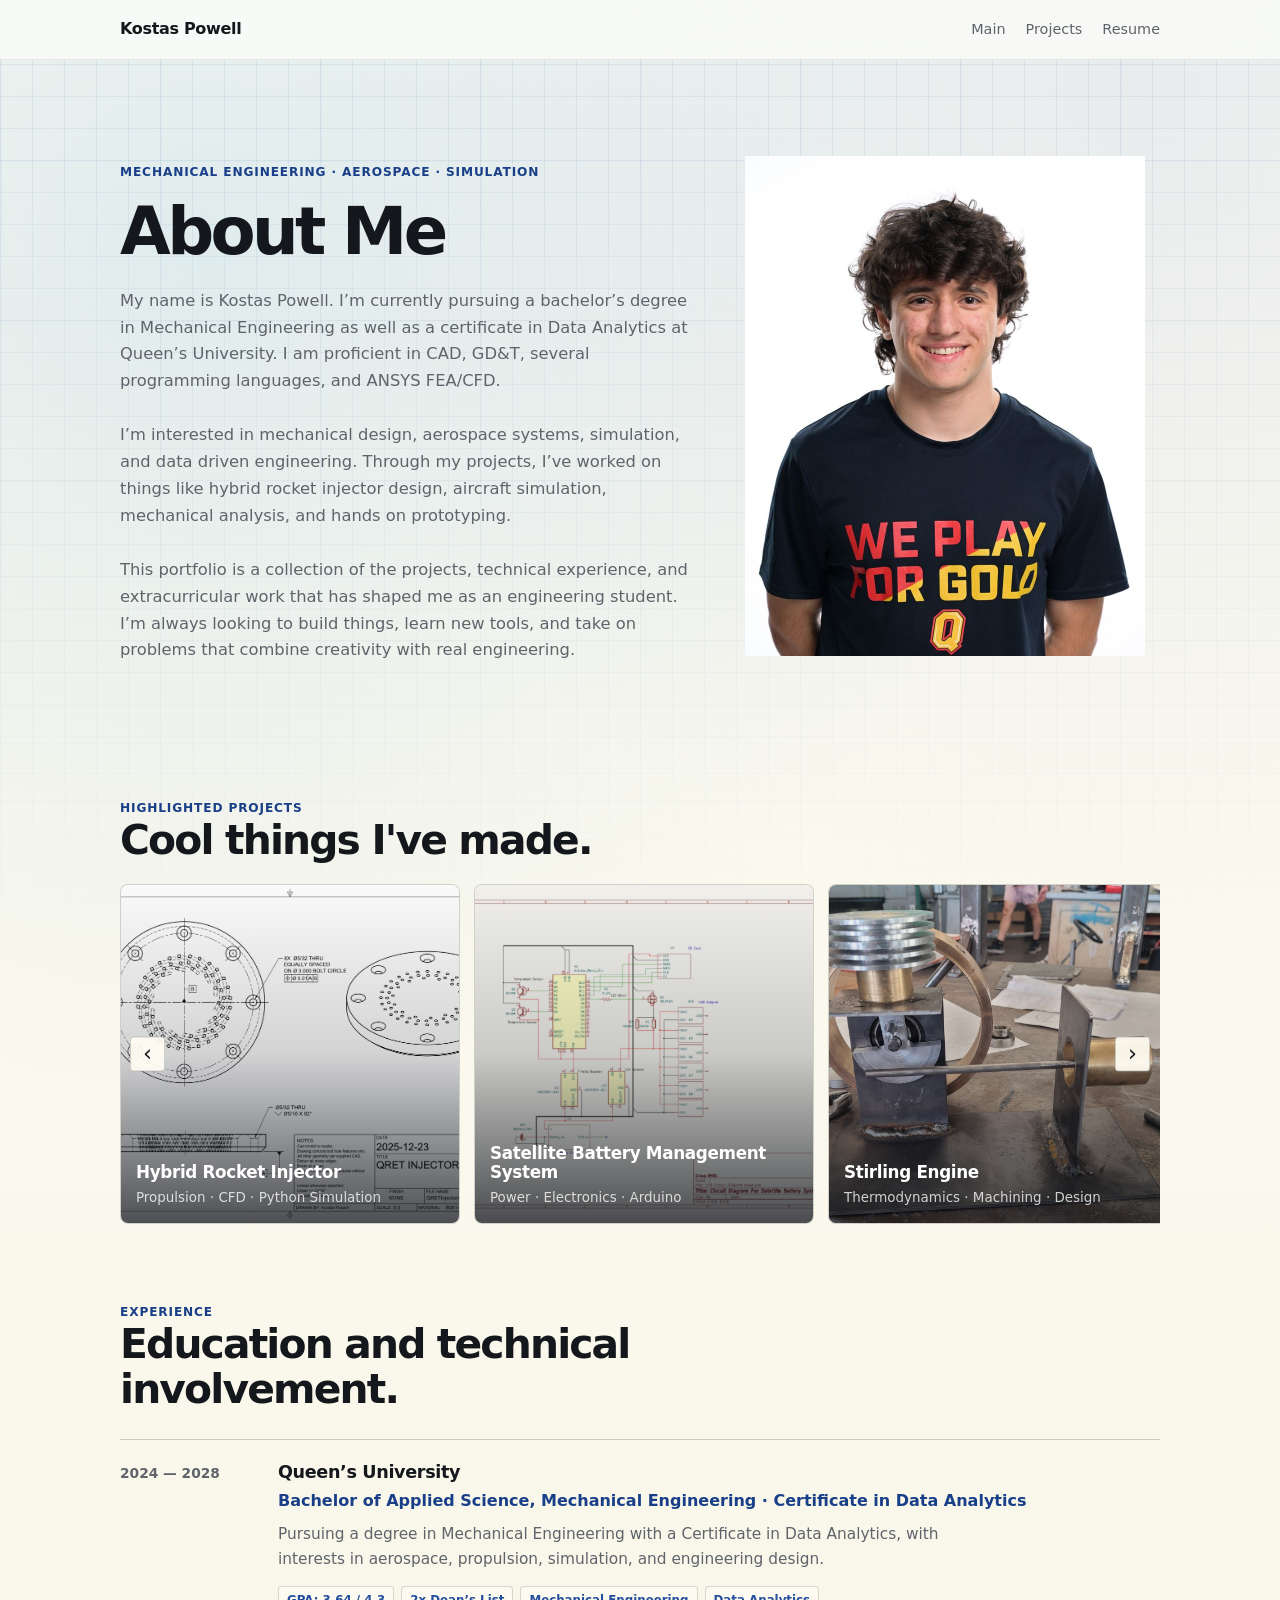
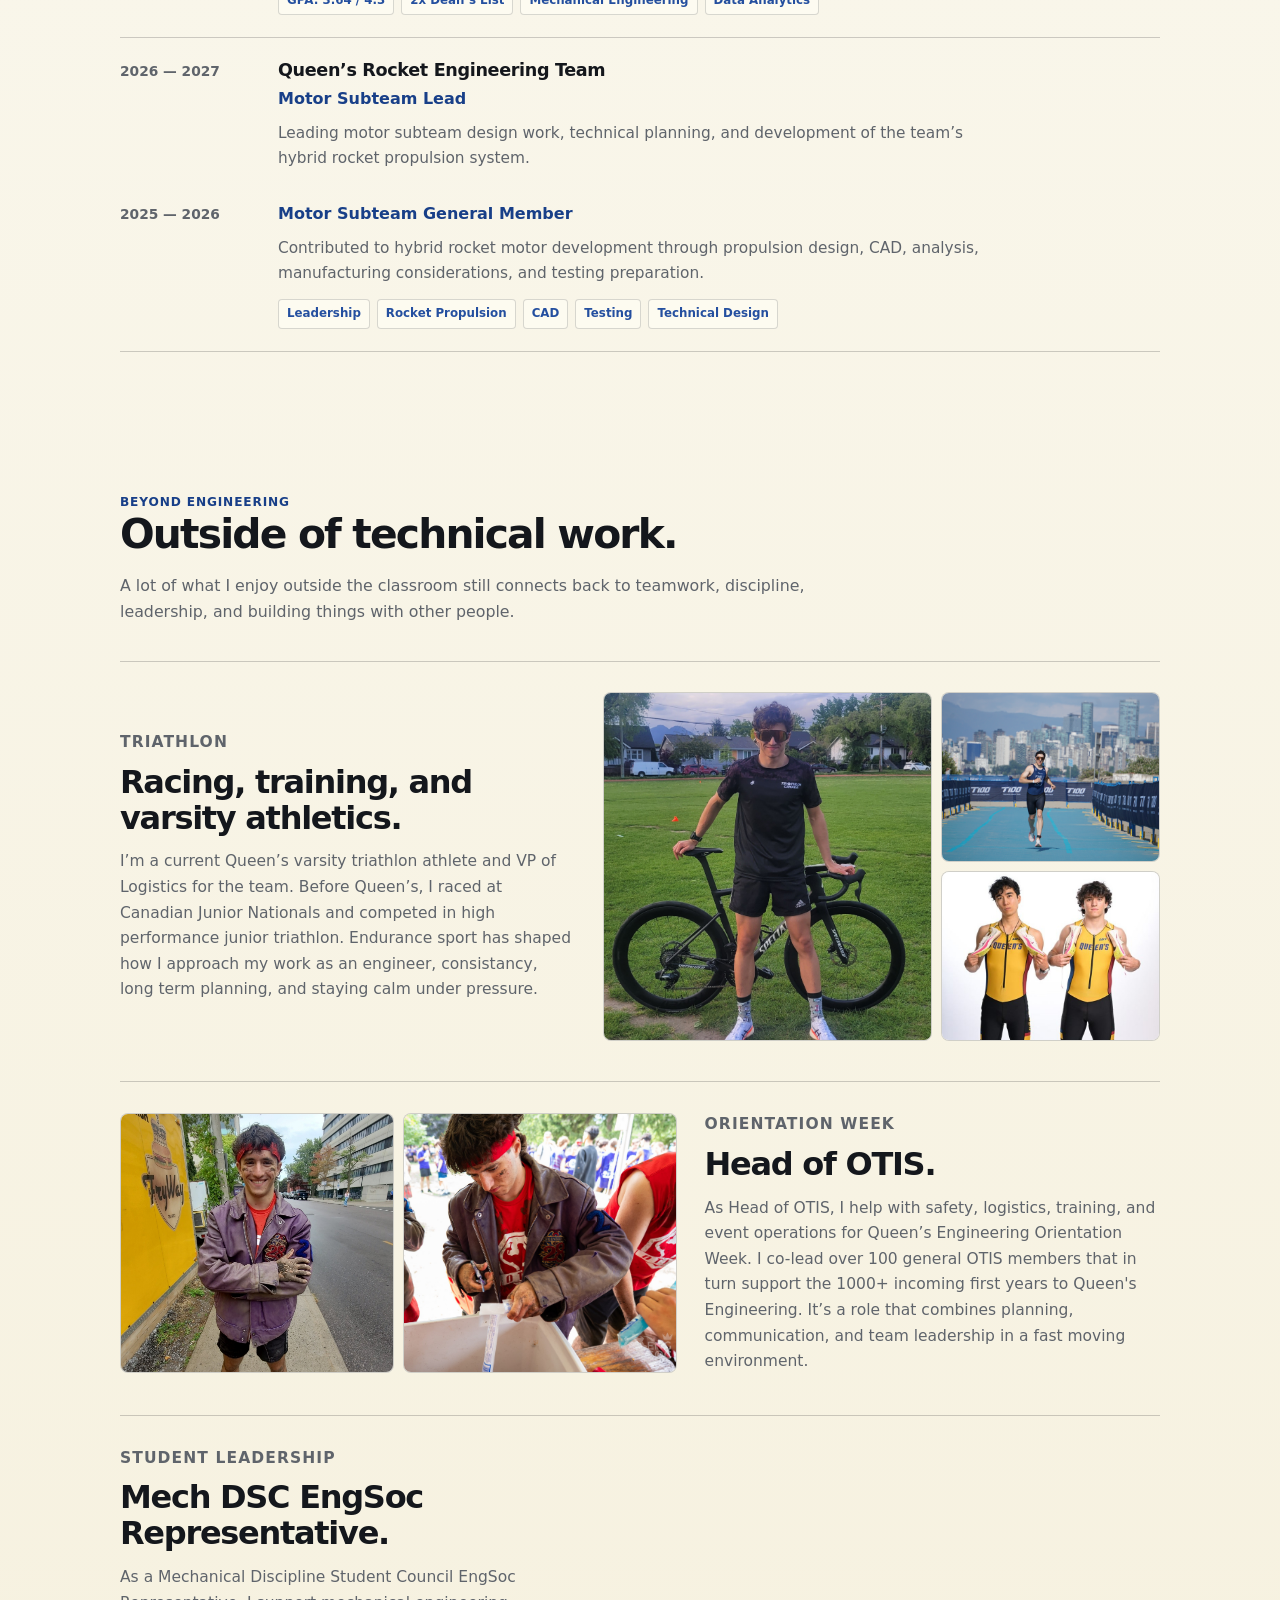
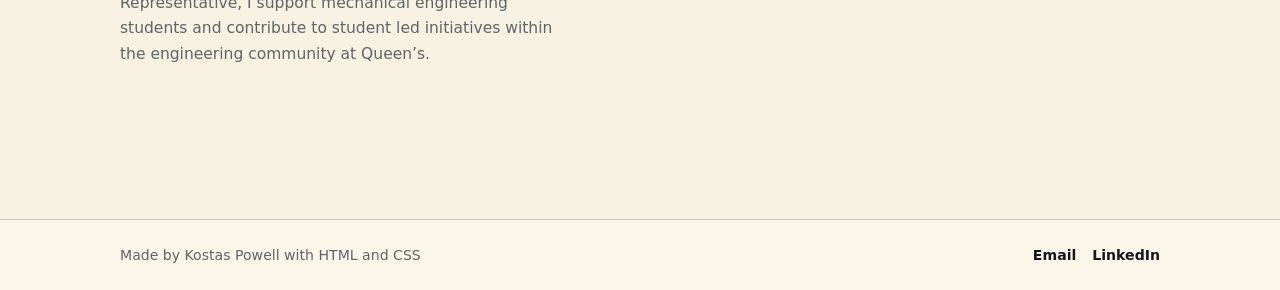
<file: index.html>
<!DOCTYPE html>
<html lang="en">
<head>
  <meta charset="UTF-8" />
  <meta name="viewport" content="width=device-width, initial-scale=1.0" />

  <title>Kostas Powell | Portfolio</title>

  <link rel="stylesheet" href="style.css" />
</head>


<body>
  <header class="topbar">
    <a class="name" href="index.html">Kostas Powell</a>

    <nav>
      <a href="index.html">Main</a>
      <a href="projects.html">Projects</a>
      <a href="assets/resume.pdf" target="_blank">Resume</a>
    </nav>
  </header>

  <main class="page">
    <section class="introduction">
      <img src="assets/wXdjp5yp.jpeg" style="float: right; width: 400px; margin-right: 15px; margin-top: 20px; margin-left: 50px;">
      <br> 
      <p class="eyebrow">Mechanical Engineering · Aerospace · Simulation</p>

      <h1>About Me</h1>

      <p class="intro">
        
        My name is Kostas Powell. I’m currently pursuing a bachelor’s degree in Mechanical Engineering as well as a certificate in Data Analytics at Queen’s University. I am proficient in CAD, GD&T, several programming languages, and ANSYS FEA/CFD.
        <br>
        <br>
        I’m interested in mechanical design, aerospace systems, simulation, and data driven engineering. Through my projects, I’ve worked on things like hybrid rocket injector design, aircraft simulation, mechanical analysis, and hands on prototyping.
        <br>
        <br>
        This portfolio is a collection of the projects, technical experience, and extracurricular work that has shaped me as an engineering student. I’m always looking to build things, learn new tools, and take on problems that combine creativity with real engineering.
    </p>
    </section>


    <section class="highlighted-projects" id="highlighted-projects">
      <div class="section-title">
        <p class="eyebrow2">Highlighted Projects</p>
        <h2>Cool things I've made.</h2>
      </div>

      <div class="slider-wrap">
        <a class="slider-arrow left" href="#project-1" aria-label="Previous project">‹</a>

        <div class="project-slider">
          <a class="project-slide" id="project-1" href="projects/injector.html">
            <img src="assets/QRETInjectorInsertADrawing.jpg" alt="Hybrid rocket injector project">
            <div class="project-info">
              <h3>Hybrid Rocket Injector</h3>
              <p>Propulsion · CFD · Python Simulation</p>
            </div>
          </a>

          

          <a class="project-slide" id="project-2" href="projects/satellite-bms.html">
            <img src="assets/103diagram.png" alt="Satellite battery management system project">
            <div class="project-info">
              <h3>Satellite Battery Management System</h3>
              <p>Power · Electronics · Arduino</p>
            </div>
          </a>

          <a class="project-slide" id="project-3" href="projects/stirling-engine.html">
            <img src="assets/stirling.jpg" alt="Stirling engine project">
            <div class="project-info">
              <h3>Stirling Engine</h3>
              <p>Thermodynamics · Machining · Design</p>
            </div>
          </a>

          <a class="project-slide" id="project-4" href="projects/flight-sim.html">
            <img src="assets/flight-sim.png" alt="Aircraft flight simulator project">
            <div class="project-info">
              <h3>Aircraft Engine Simulator</h3>
              <p>MATLAB · Dynamics · Simulation</p>
            </div>
          </a>
        </div>

        <a class="slider-arrow right" href="#project-4" aria-label="Next project">›</a>
      </div>
    </section>


    <section class="experience-section">
      <p class="eyebrow2">Experience</p>
      <h2>Education and technical involvement.</h2>

      <div class="experience-list">
        <div class="experience-item">
          <div class="experience-date">2024 — 2028</div>

          <div class="experience-content">
            <h3>Queen’s University</h3>

            <p class="experience-role">
              Bachelor of Applied Science, Mechanical Engineering · Certificate in Data Analytics
            </p>

            <p class="experience-description">
              Pursuing a degree in Mechanical Engineering with a Certificate in Data Analytics,
              with interests in aerospace, propulsion, simulation, and engineering design.
            </p>

            <div class="experience-tags">
              <span>GPA: 3.64 / 4.3</span>
              <span>2x Dean’s List</span>
              <span>Mechanical Engineering</span>
              <span>Data Analytics</span>
            </div>
          </div>
        </div>

        <div class="experience-item qret-item">
          <div class="experience-date">
            <p>2026 — 2027</p>
            <p class="sub-date">2025 — 2026</p>
          </div>

          <div class="experience-content">
            <h3>Queen’s Rocket Engineering Team</h3>

            <div class="qret-role">
              <p class="experience-role">Motor Subteam Lead</p>

              <p class="experience-description">
                Leading motor subteam design work, technical planning, and development
                of the team’s hybrid rocket propulsion system.
              </p>
            </div>

            <div class="qret-role">
              <p class="experience-role">Motor Subteam General Member</p>

              <p class="experience-description">
                Contributed to hybrid rocket motor development through propulsion design,
                CAD, analysis, manufacturing considerations, and testing preparation.
              </p>
            </div>

            <div class="experience-tags">
              <span>Leadership</span>
              <span>Rocket Propulsion</span>
              <span>CAD</span>
              <span>Testing</span>
              <span>Technical Design</span>
            </div>
          </div>
        </div>
      </div>
    </section>

    <section class="personal-section">
      <p class="eyebrow2">Beyond Engineering</p>
      <h2>Outside of technical work.</h2>

      <p class="personal-intro">
        A lot of what I enjoy outside the classroom still connects back to teamwork, discipline,
        leadership, and building things with other people.
      </p>

      <div class="personal-grid">
        <article class="personal-feature">
          <div class="personal-text">
            <p class="personal-label">Triathlon</p>
            <h3>Racing, training, and varsity athletics.</h3>

            <p>
              I’m a current Queen’s varsity triathlon athlete and VP of Logistics for the team.
              Before Queen’s, I raced at Canadian Junior Nationals and competed in high performance
              junior triathlon. Endurance sport has shaped how I approach my work as an engineer,
              consistancy, long term planning, and staying calm under pressure.
            </p>
          </div>

          <div class="personal-images triathlon-images">
            <img src="assets/TRI3.jpg" alt="Triathlon racing photo">
            <img src="assets/TRI2.jpg" alt="Cycling or running photo">
            <img src="assets/TRI1.jpeg" alt="Team or race photo">
          </div>
        </article>

        <article class="personal-feature reverse">
          <div class="personal-text">
            <p class="personal-label">Orientation Week</p>
            <h3>Head of OTIS.</h3>

            <p>
              As Head of OTIS, I help with safety, logistics, training, and event operations for
              Queen’s Engineering Orientation Week. I co-lead over 100 general OTIS members that in turn 
              support the 1000+ incoming first years to Queen's Engineering.
              It’s a role that combines planning, communication,
              and team leadership in a fast moving environment.
            </p>
          </div>

          <div class="personal-images otis-images">
            <img src="assets/OTIS1.jpg" alt="OTIS team photo">
            <img src="assets/OTIS2.jpg" alt="Orientation week event photo">
          </div>
        </article>

        <article class="personal-feature">
          <div class="personal-text">
            <p class="personal-label">Student Leadership</p>
            <h3>Mech DSC EngSoc Representative.</h3>

            <p>
              As a Mechanical Discipline Student Council EngSoc Representative, I support mechanical 
              engineering students and contribute to student led initiatives within the engineering
              community at Queen’s.
            </p>
          </div>
          <!-- 
          <div class="personal-images engsoc-images">
            <img src="assets/engsoc-1.jpg" alt="Engineering student leadership photo">
            <img src="assets/engsoc-2.jpg" alt="Queen's engineering event photo">
          </div>
          -->
        </article>
      </div>
    </section>
  </main>
</body>

<footer class="bottom-contact">
  <div class="bottom-contact-inner">
    <p>Made by Kostas Powell with HTML and CSS</p>

    <div class="bottom-links">
      <a href="mailto:powell.kostas@gmail.com">Email</a>
      <a href="https://www.linkedin.com/in/kostas-powell-b218aa330" target="_blank" rel="noreferrer">LinkedIn</a>
    </div>
  </div>
</footer>

</html>
</file>
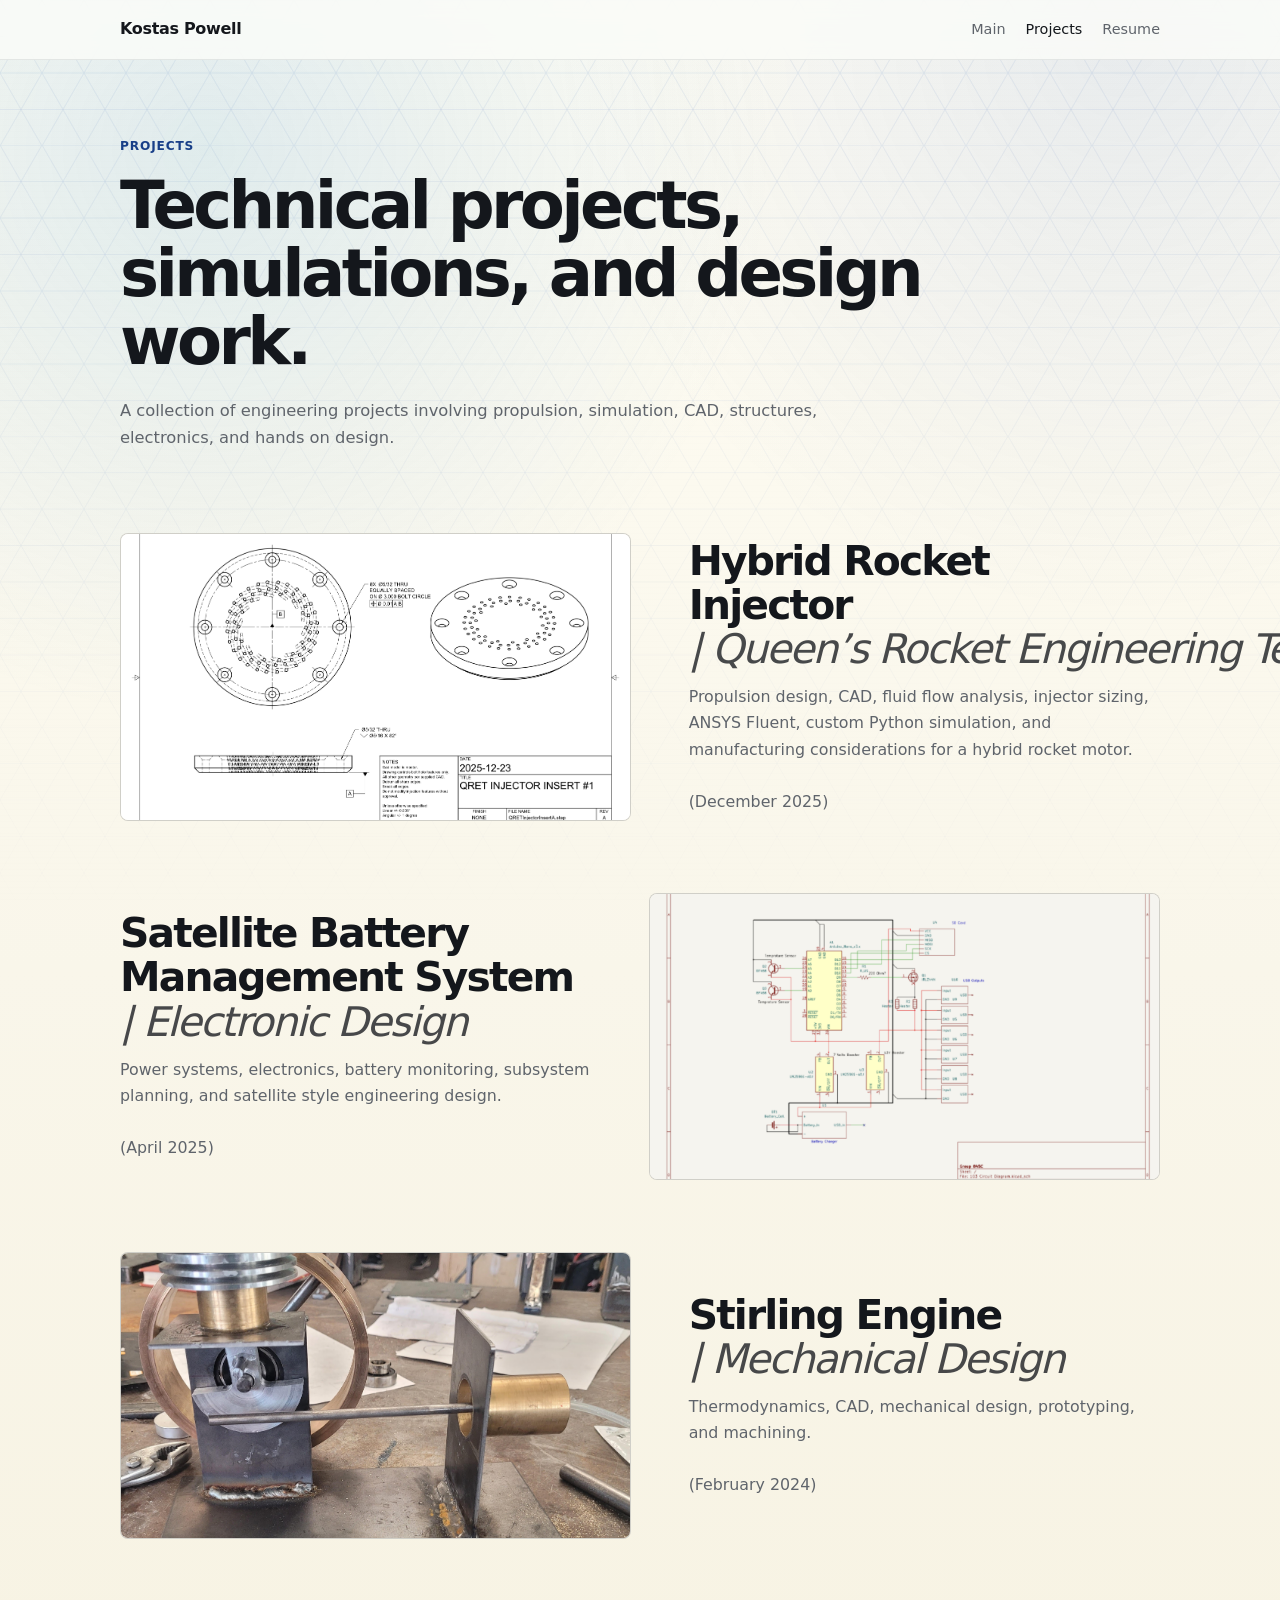
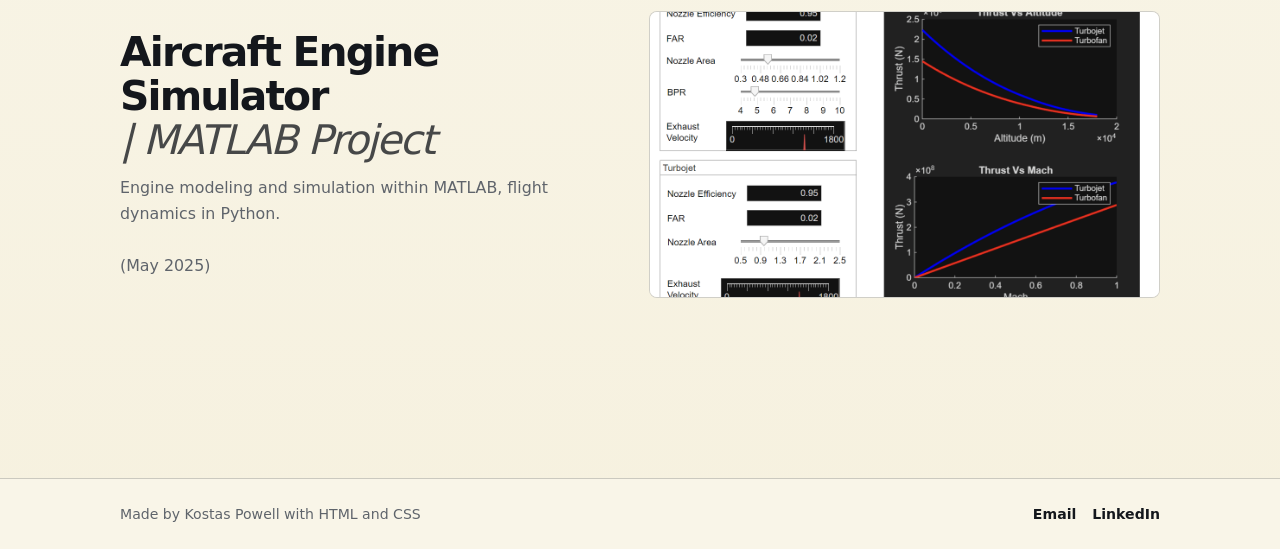
<file: projects.html>
<!DOCTYPE html>
<html lang="en">
<head>
  <meta charset="UTF-8" />
  <meta name="viewport" content="width=device-width, initial-scale=1.0" />

  <title>Kostas Powell | Projects</title>

  <link rel="stylesheet" href="projects.css" />
</head>

<body>
  <header class="topbar">
    <a class="name" href="index.html">Kostas Powell</a>

    <nav>
      <a href="index.html">Main</a>
      <a class="active" href="projects.html">Projects</a>
      <a href="assets/resume.pdf"  target="_blank">Resume</a>
    </nav>
  </header>

  <main class="page">
    <section class="projects-hero">
      <p class="eyebrow">Projects</p>

      <h1>Technical projects, simulations, and design work.</h1>

      <p class="intro">
        A collection of engineering projects involving propulsion, simulation, CAD,
        structures, electronics, and hands on design.
      </p>
    </section>

    <section class="projects-list">
      <a class="project-row" href="projects/injector.html">
        <div class="project-image-wrap">
          <img src="assets/QRETInjectorInsertADrawing.jpg" alt="Hybrid rocket injector project">
        </div>

        <div class="project-copy">
          <h2>Hybrid Rocket Injector <span>| Queen’s Rocket Engineering Team</span></h2>
          <p>
            Propulsion design, CAD, fluid flow analysis, injector sizing, ANSYS Fluent, 
            custom Python simulation, and manufacturing considerations for a hybrid rocket motor.
            <br><br>                
            (December 2025)
          </p>
        </div>
      </a>

      <a class="project-row" href="projects/satellite-bms.html">
        <div class="project-image-wrap">
          <img src="assets/103diagram.png" alt="Satellite battery management system project">
        </div>

        <div class="project-copy">
          <h2>Satellite Battery Management System <span>| Electronic Design</span></h2>
          <p>
            Power systems, electronics, battery monitoring, subsystem planning, and
            satellite style engineering design.
            <br><br>  
            (April 2025)
          </p>
        </div>
      </a>

      <a class="project-row" href="projects/stirling-engine.html">
        <div class="project-image-wrap">
          <img src="assets/stirling.jpg" alt="Stirling engine project">
        </div>

        <div class="project-copy">
          <h2>Stirling Engine <span>| Mechanical Design</span></h2>
          <p>
            Thermodynamics, CAD, mechanical design, prototyping, and machining.
            <br><br>
            (February 2024)
          </p>
        </div>
      </a>

      <a class="project-row" href="projects/flight-sim.html">
        <div class="project-image-wrap">
          <img src="assets/flight-sim.png" alt="Aircraft engine simulator">
        </div>

        <div class="project-copy">
          <h2>Aircraft Engine Simulator <span>| MATLAB Project</span></h2>
          <p>
            Engine modeling and simulation within MATLAB, flight dynamics in Python.
            <br><br>
            (May 2025)
          </p>
        </div>
      </a>

    </section>
  </main>

  <footer class="bottom-contact">
    <div class="bottom-contact-inner">
      <p>Made by Kostas Powell with HTML and CSS</p>

      <div class="bottom-links">
        <a href="mailto:powell.kostas@gmail.com">Email</a>
        <a href="https://www.linkedin.com/in/kostas-powell-b218aa330" target="_blank" rel="noreferrer">LinkedIn</a>
      </div>
    </div>
  </footer>
</body>
</html>
</file>
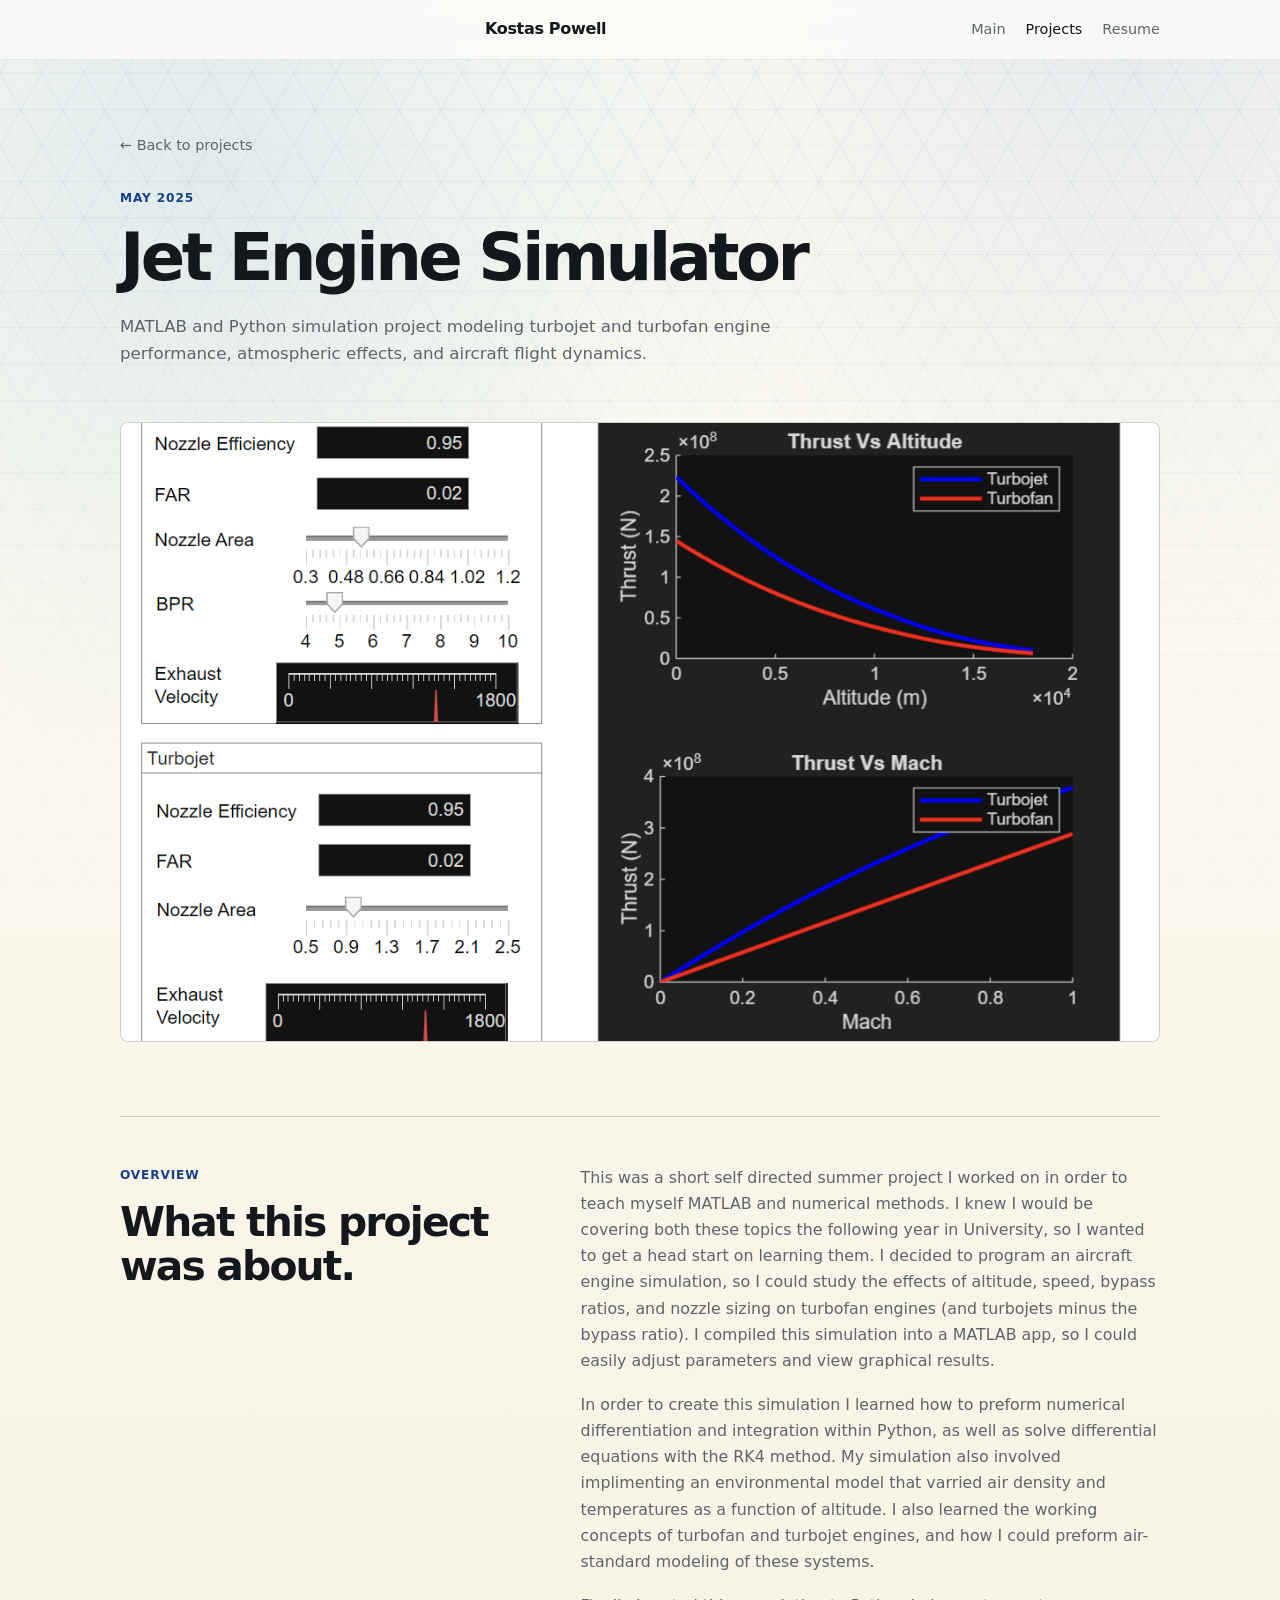
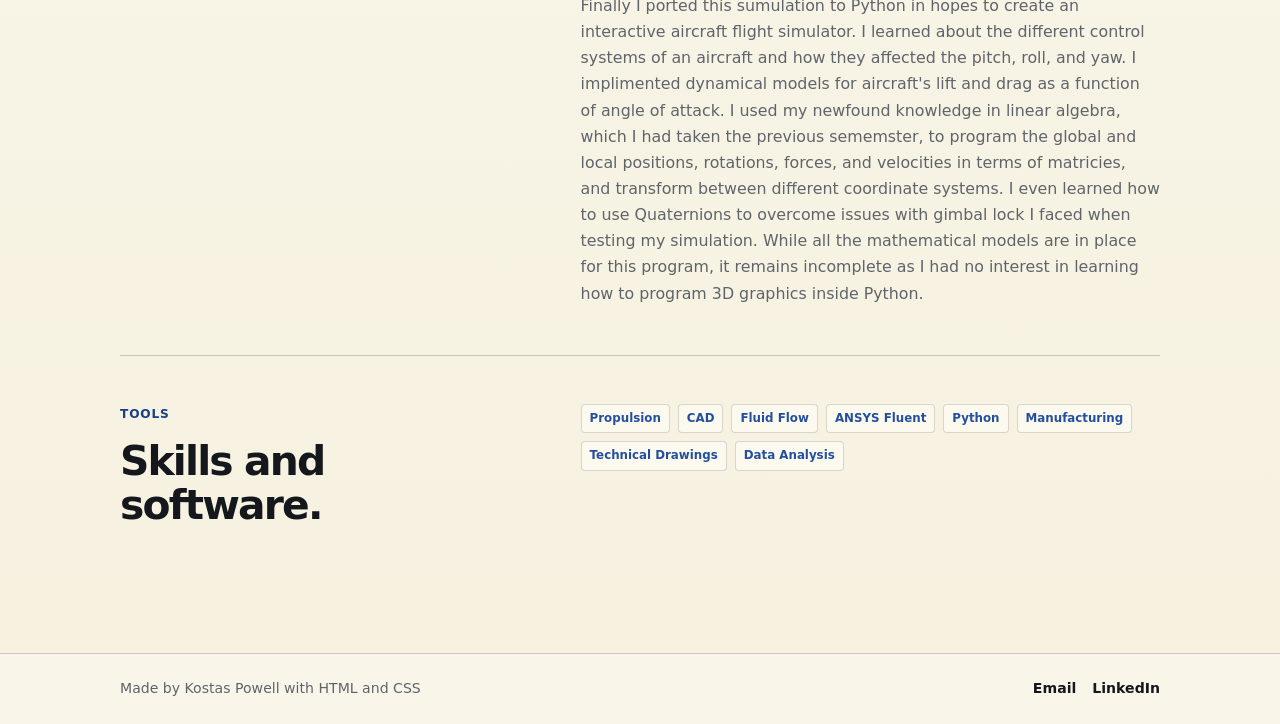
<file: projects/flight-sim.html>
<!DOCTYPE html>
<html lang="en">
<head>
  <meta charset="UTF-8" />
  <meta name="viewport" content="width=device-width, initial-scale=1.0" />
  <title>Kostas Powell | Aircraft Engine Simulator</title>
  <meta name="description" content="Mechanical engineering portfolio for Kostas Powell." />
  <link rel="stylesheet" href="../projects.css" />
</head>
<body>
  
<header class="navbar">
  <div class="container nav-inner">
    <a class="brand" href="../index.html">
      <!DOCTYPE html>
<html lang="en">
<head>
  <meta charset="UTF-8" />
  <meta name="viewport" content="width=device-width, initial-scale=1.0" />

  <title>Kostas Powell | Aircraft Engine Simulator</title>

  <link rel="stylesheet" href="../project-detail.css" />
</head>

<body>
  <header class="topbar">
    <a class="name" href="../index.html">Kostas Powell</a>

    <nav>
      <a href="../index.html">Main</a>
      <a class="active" href="../projects.html">Projects</a>
      <a href="../assets/resume.pdf" target="_blank">Resume</a>
    </nav>
  </header>

  <main class="page">
    <section class="project-hero">
      <a class="back-link" href="../projects.html">← Back to projects</a>

      <p class="eyebrow">May 2025</p>

      <h1>Jet Engine Simulator</h1>

      <p class="project-subtitle">
        MATLAB and Python simulation project modeling turbojet and turbofan engine performance, atmospheric effects, and aircraft flight dynamics.
      </p>

      
    </section>

    <section class="hero-image-section">
      <img src="../assets/flight-sim.png" alt="Battery Management System Circuit Diagram">
    </section>

    <section class="project-section two-column">
      <div>
        <p class="eyebrow">Overview</p>
        <h2>What this project was about.</h2>
      </div>

      <div class="section-copy">
        <p>
          This was a short self directed summer project I worked on in order to teach myself MATLAB and numerical methods. I knew I would be covering both these topics
          the following year in University, so I wanted to get a head start on learning them. I decided to program an aircraft engine simulation, so I could study the effects of 
          altitude, speed, bypass ratios, and nozzle sizing on turbofan engines (and turbojets minus the bypass ratio). I compiled this simulation into a MATLAB app, so I could easily 
          adjust parameters and view graphical results. 
        </p>

        <p>
          In order to create this simulation I learned how to preform numerical differentiation and integration within Python, as well as solve differential equations with
          the RK4 method. My simulation also involved implimenting an environmental model that varried air density and temperatures as a function of altitude. I also learned
          the working concepts of turbofan and turbojet engines, and how I could preform air-standard modeling of these systems. 
        </p>

        <p>
          Finally I ported this sumulation to Python in hopes to create an interactive aircraft flight simulator. I learned about the different control systems of an aircraft and how they affected
          the pitch, roll, and yaw. I implimented dynamical models for aircraft's lift and drag as a function of angle of attack. I used my newfound knowledge in linear algebra, which I had taken the previous sememster,
          to program the global and local positions, rotations, forces, and velocities in terms of matricies, and transform between different coordinate systems. I even learned how to use Quaternions to 
          overcome issues with gimbal lock I faced when testing my simulation. While all the mathematical models are in place for this program, it remains incomplete as I had no interest in learning
          how to program 3D graphics inside Python. 
        </p>
      </div>
    </section>

    <section class="project-section two-column">
      <div>
        <p class="eyebrow">Tools</p>
        <h2>Skills and software.</h2>
      </div>

      <div class="tags">
        <span>Propulsion</span>
        <span>CAD</span>
        <span>Fluid Flow</span>
        <span>ANSYS Fluent</span>
        <span>Python</span>
        <span>Manufacturing</span>
        <span>Technical Drawings</span>
        <span>Data Analysis</span>
      </div>
    </section>

    
</main>

  <footer class="bottom-contact">
    <div class="bottom-contact-inner">
      <p>Made by Kostas Powell with HTML and CSS</p>

      <div class="bottom-links">
        <a href="mailto:powell.kostas@gmail.com">Email</a>
        <a href="https://www.linkedin.com/in/kostas-powell-b218aa330" target="_blank" rel="noreferrer">LinkedIn</a>
      </div>
    </div>
  </footer>
</body>
</html>
</file>
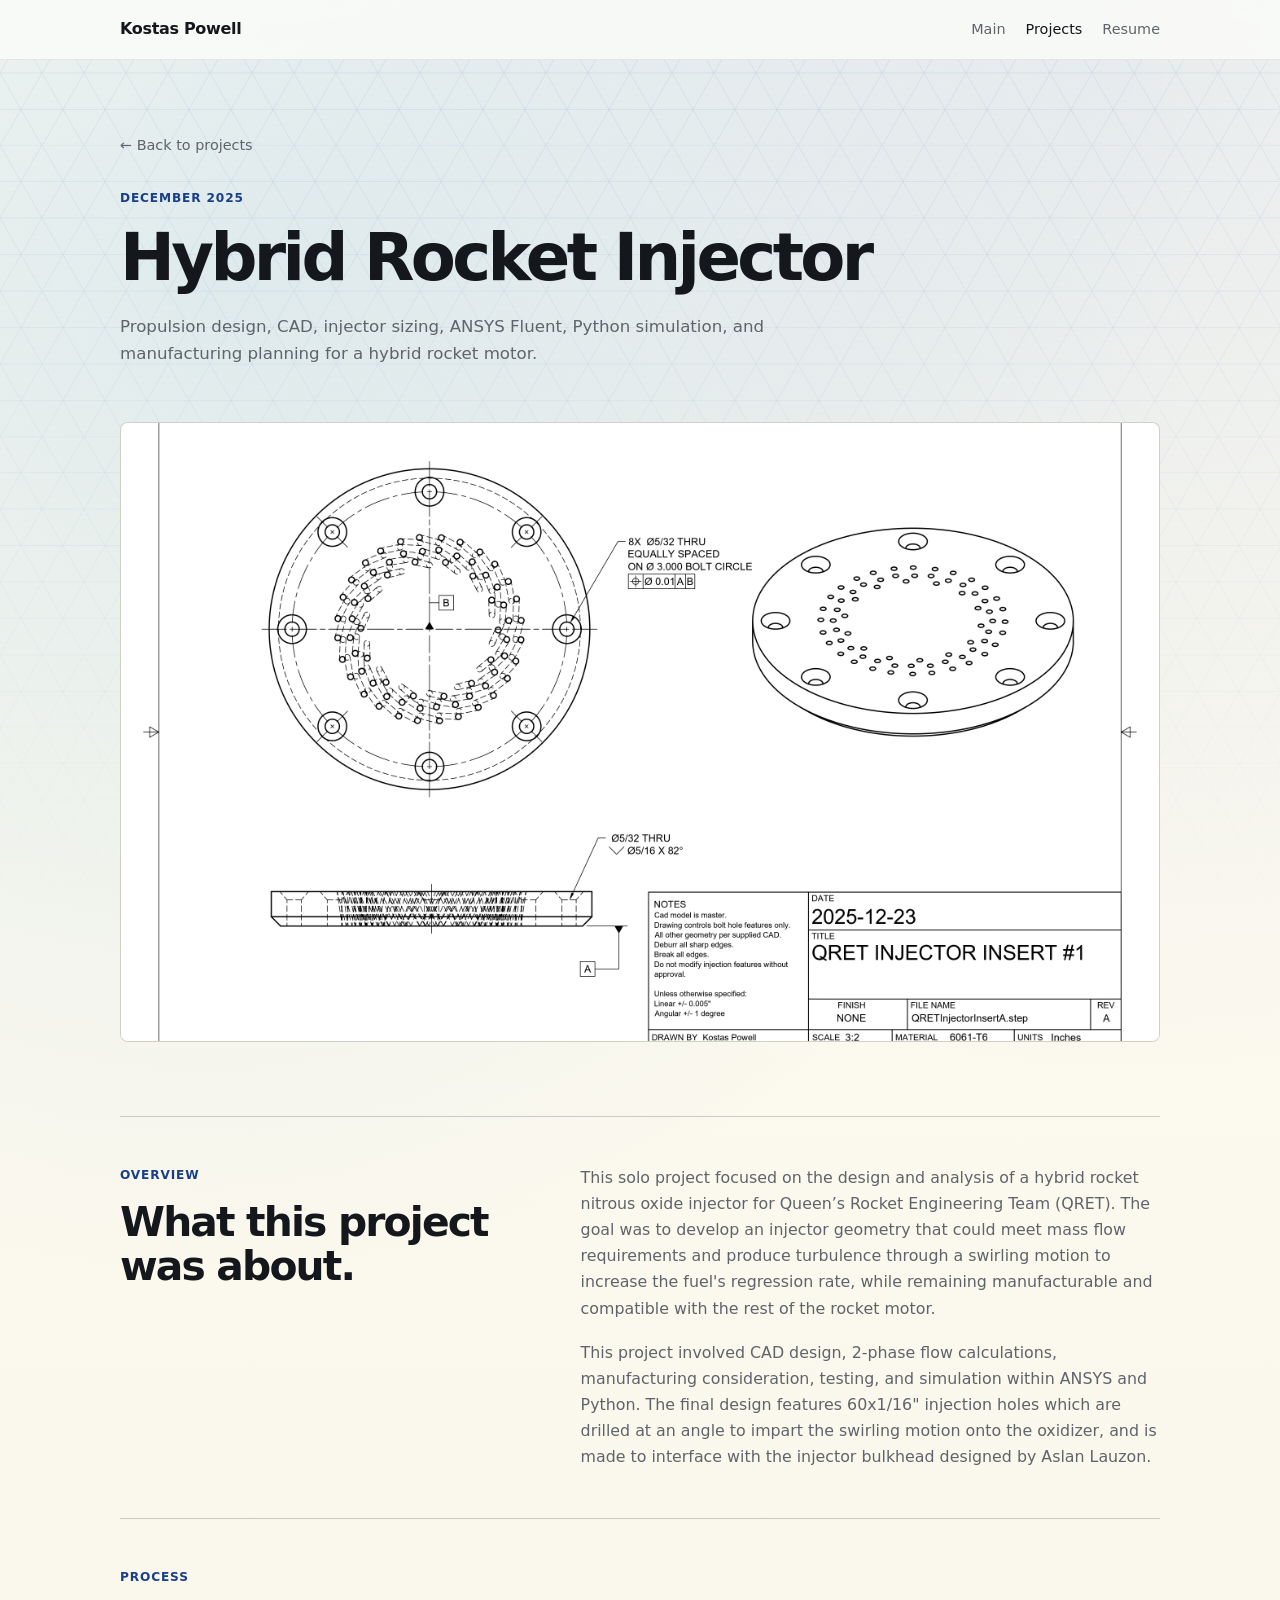
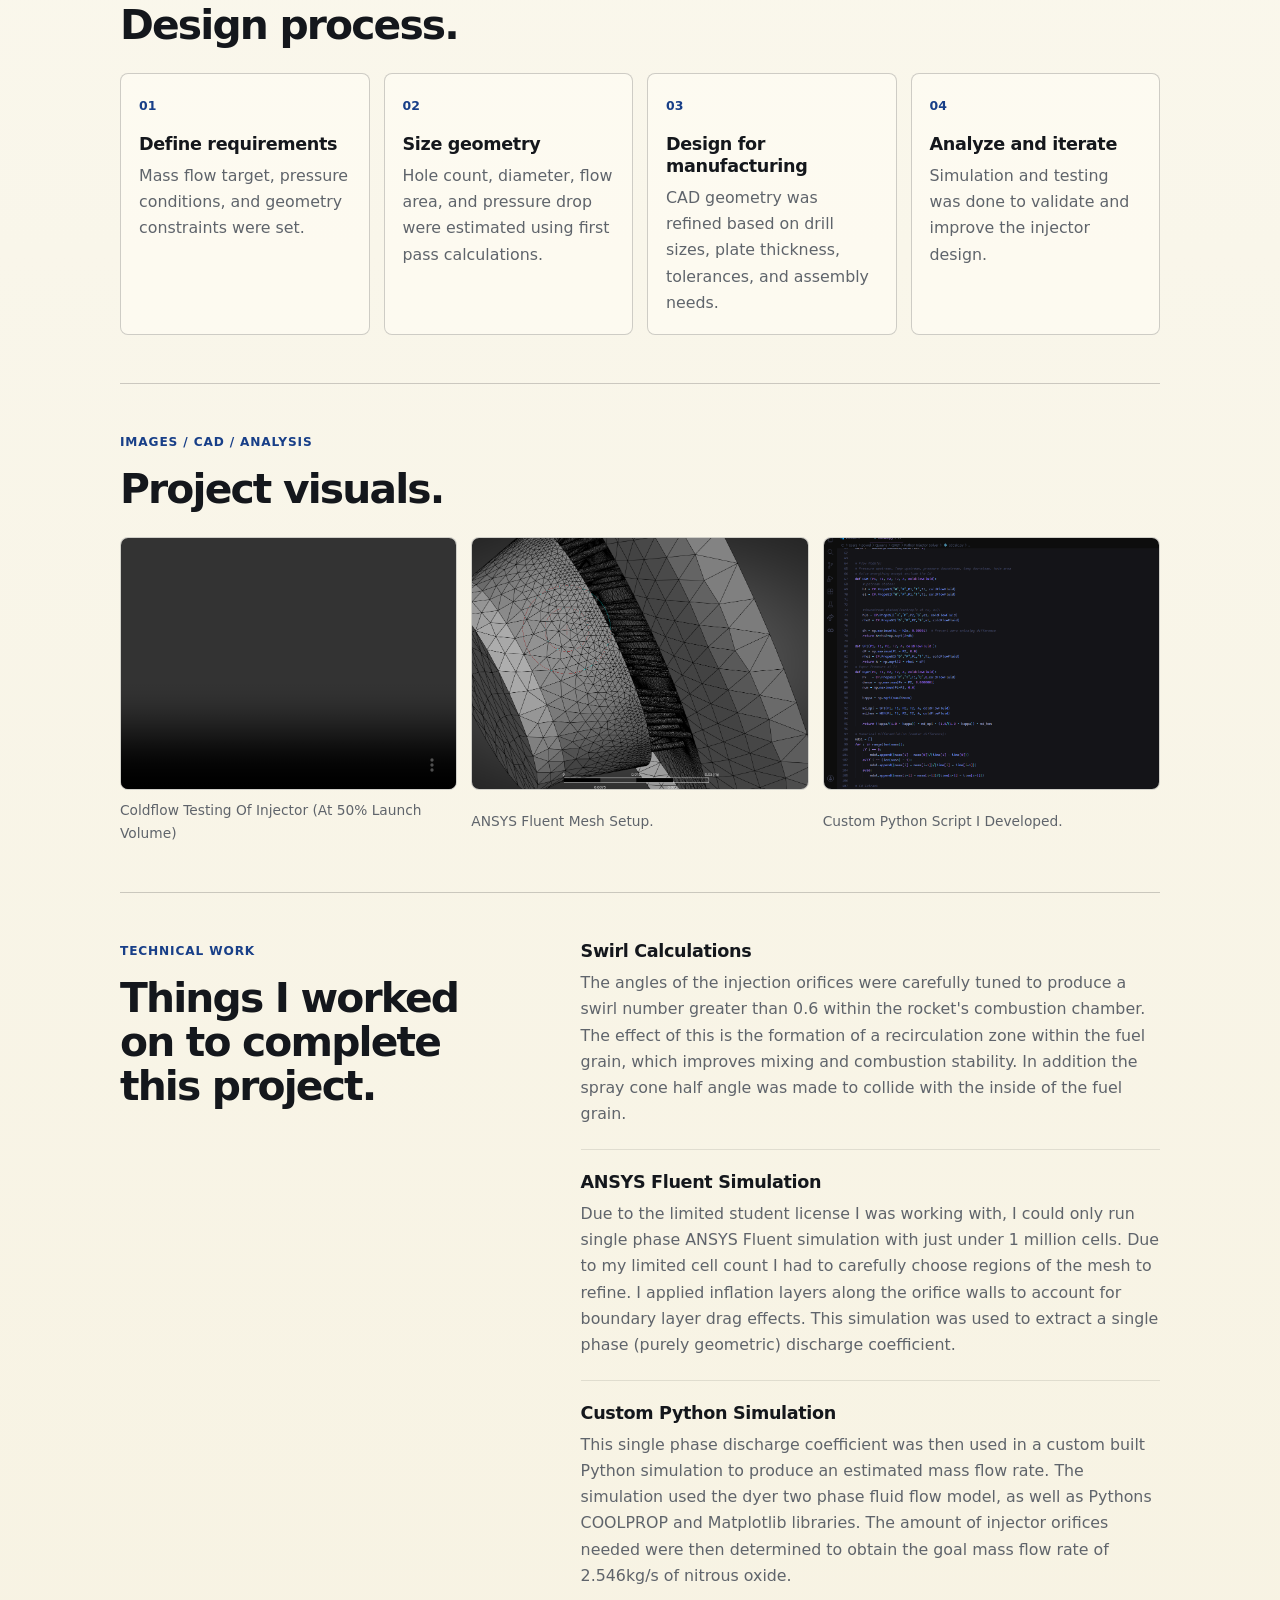
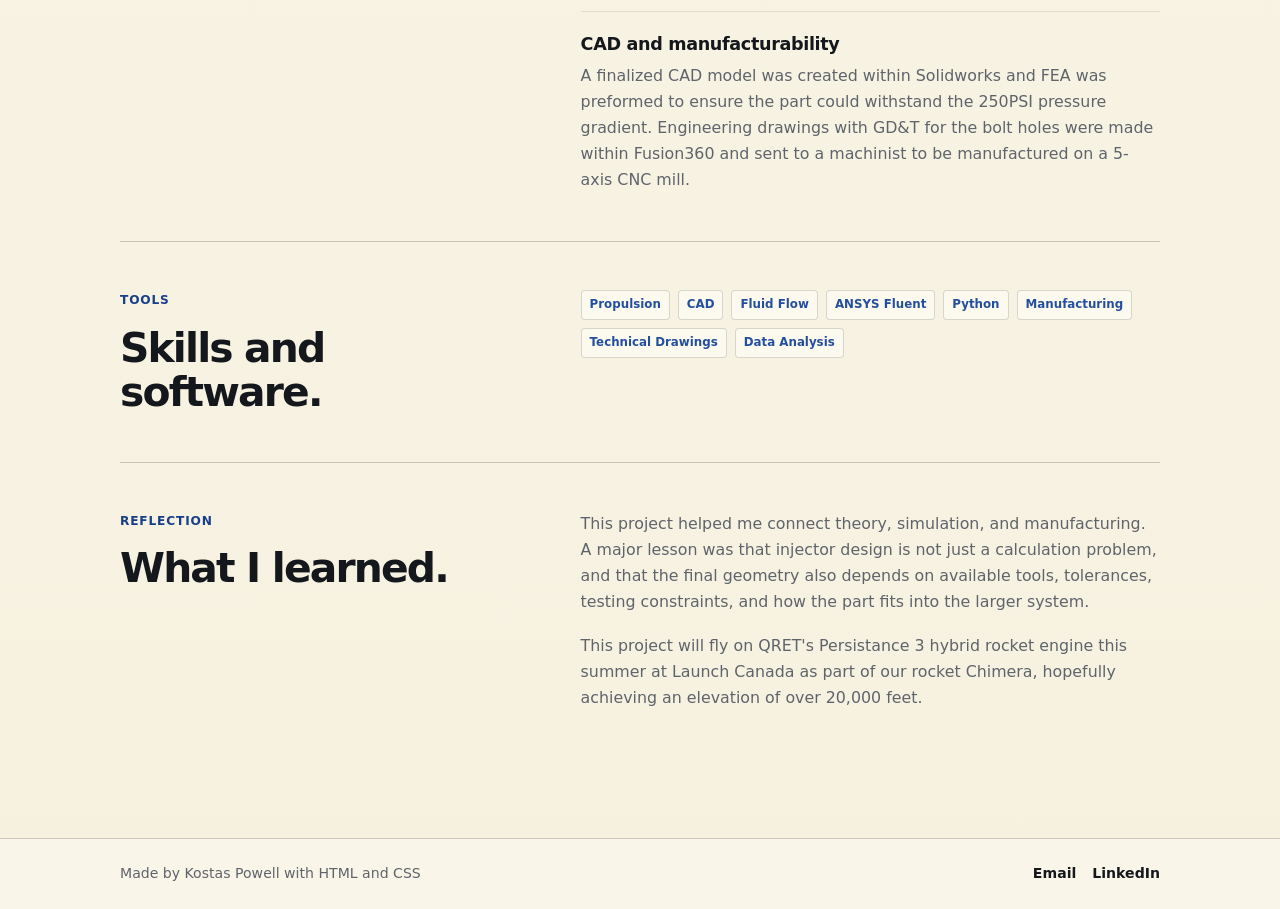
<file: projects/injector.html>
<!DOCTYPE html>
<html lang="en">
<head>
  <meta charset="UTF-8" />
  <meta name="viewport" content="width=device-width, initial-scale=1.0" />

  <title>Kostas Powell | Hybrid Rocket Injector</title>

  <link rel="stylesheet" href="../project-detail.css" />
</head>

<body>
  <header class="topbar">
    <a class="name" href="../index.html">Kostas Powell</a>

    <nav>
      <a href="../index.html">Main</a>
      <a class="active" href="../projects.html">Projects</a>
      <a href="../assets/resume.pdf" target="_blank">Resume</a>
    </nav>
  </header>

  <main class="page">
    <section class="project-hero">
      <a class="back-link" href="../projects.html">← Back to projects</a>

      <p class="eyebrow">December 2025</p>

      <h1>Hybrid Rocket Injector</h1>

      <p class="project-subtitle">
        Propulsion design, CAD, injector sizing, ANSYS Fluent, Python simulation,
        and manufacturing planning for a hybrid rocket motor.
      </p>

      
    </section>

    <section class="hero-image-section">
      <img src="../assets/QRETInjectorInsertADrawing.jpg" alt="Hybrid rocket injector drawing">
    </section>

    <section class="project-section two-column">
      <div>
        <p class="eyebrow">Overview</p>
        <h2>What this project was about.</h2>
      </div>

      <div class="section-copy">
        <p>
          This solo project focused on the design and analysis of a hybrid rocket nitrous oxide injector
          for Queen’s Rocket Engineering Team (QRET). The goal was to develop an injector
          geometry that could meet mass flow requirements and produce turbulence through a swirling motion to increase
          the fuel's regression rate, while remaining manufacturable and compatible with the rest 
          of the rocket motor.
        </p>

        <p>
          This project involved CAD design, 2-phase flow calculations, manufacturing consideration,
          testing, and simulation within ANSYS and Python. The final design features 60x1/16" injection holes 
          which are drilled at an angle to impart the swirling motion onto the oxidizer, and is made to interface
          with the injector bulkhead designed by Aslan Lauzon. 
        </p>
      </div>
    </section>

    <section class="project-section">
      <p class="eyebrow">Process</p>
      <h2>Design process.</h2>

      <div class="process-grid">
        <div class="process-step">
          <span>01</span>
          <h3>Define requirements</h3>
          <p>Mass flow target, pressure conditions, and geometry constraints were set.</p>
        </div>

        <div class="process-step">
          <span>02</span>
          <h3>Size geometry</h3>
          <p>Hole count, diameter, flow area, and pressure drop were estimated using first pass calculations.</p>
        </div>

        <div class="process-step">
          <span>03</span>
          <h3>Design for manufacturing</h3>
          <p>CAD geometry was refined based on drill sizes, plate thickness, tolerances, and assembly needs.</p>
        </div>

        <div class="process-step">
          <span>04</span>
          <h3>Analyze and iterate</h3>
          <p>Simulation and testing was done to validate and improve the injector design.</p>
        </div>
      </div>
    </section>



    <section class="project-section">
      <p class="eyebrow">Images / CAD / Analysis</p>
      <h2>Project visuals.</h2>

      <div class="image-grid">
        <figure>
          <video src="../assets/coldflow.mp4" controls muted playsinline>
          Your browser does not support the video tag.
          </video>
          <figcaption>Coldflow Testing Of Injector (At 50% Launch Volume)</figcaption>
        </figure>

        <figure>
          <img src="../assets/Fluent.png" alt="Injector analysis image">
          <figcaption>ANSYS Fluent Mesh Setup.</figcaption>
        </figure>

        <figure>
          <img src="../assets/dyer.png" alt="Injector manufacturing or test image">
          <figcaption>Custom Python Script I Developed.</figcaption>
        </figure>
      </div>
    </section>

    <section class="project-section two-column">
      <div>
        <p class="eyebrow">Technical Work</p>
        <h2>Things I worked on to complete this project.</h2>
      </div>

      <div class="detail-list">

        <div class="detail-item">
          <h3>Swirl Calculations</h3>
          <p>
            The angles of the injection orifices were carefully tuned to produce a swirl number greater than 0.6 within the rocket's
            combustion chamber. The effect of this is the formation of a recirculation zone within the fuel grain, which improves
            mixing and combustion stability. In addition the spray cone half angle was made to collide with the inside of the fuel grain.
          </p>
        </div>

        <div class="detail-item">
          <h3>ANSYS Fluent Simulation</h3>
          <p>
            Due to the limited student license I was working with, I could only run single phase ANSYS Fluent simulation 
            with just under 1 million cells. Due to my limited cell count I had to carefully choose regions of the mesh to refine. 
            I applied inflation layers along the orifice walls to account for boundary layer drag effects. This simulation was used to 
            extract a single phase (purely geometric) discharge coefficient. 
          </p>
        </div>

        <div class="detail-item">
          <h3>Custom Python Simulation</h3>
          <p>
            This single phase discharge coefficient was then used in a custom built Python simulation to produce an estimated mass flow rate. 
            The simulation used the dyer two phase fluid flow model, as well as Pythons COOLPROP and Matplotlib libraries. The amount of injector 
            orifices needed were then determined to obtain the goal mass flow rate of 2.546kg/s of nitrous oxide. 
          </p>
        </div>

        <div class="detail-item">
          <h3>CAD and manufacturability</h3>
          <p>
            A finalized CAD model was created within Solidworks and FEA was preformed to ensure the part could withstand the 250PSI pressure gradient. 
            Engineering drawings with GD&T for the bolt holes were made within Fusion360 and sent to a machinist to be manufactured on a 
            5-axis CNC mill. 
          </p>
        </div>
      </div>
    </section>


    <section class="project-section two-column">
      <div>
        <p class="eyebrow">Tools</p>
        <h2>Skills and software.</h2>
      </div>

      <div class="tags">
        <span>Propulsion</span>
        <span>CAD</span>
        <span>Fluid Flow</span>
        <span>ANSYS Fluent</span>
        <span>Python</span>
        <span>Manufacturing</span>
        <span>Technical Drawings</span>
        <span>Data Analysis</span>
      </div>
    </section>

    <section class="project-section two-column">
      <div>
        <p class="eyebrow">Reflection</p>
        <h2>What I learned.</h2>
      </div>

      <div class="section-copy">
        <p>
          This project helped me connect theory, simulation, and manufacturing. A major lesson was
          that injector design is not just a calculation problem, and that the final geometry also depends on
          available tools, tolerances, testing constraints, and how the part fits into the larger system.
        </p>

        <p>
          This project will fly on QRET's Persistance 3 hybrid rocket engine this summer at Launch Canada as part of our 
          rocket Chimera, hopefully achieving an elevation of over 20,000 feet. 
        </p>
      </div>
    </section>

    
  </main>

  <footer class="bottom-contact">
    <div class="bottom-contact-inner">
      <p>Made by Kostas Powell with HTML and CSS</p>

      <div class="bottom-links">
        <a href="mailto:powell.kostas@gmail.com">Email</a>
        <a href="https://www.linkedin.com/in/kostas-powell-b218aa330" target="_blank" rel="noreferrer">LinkedIn</a>
      </div>
    </div>
  </footer>
</body>
</html>
</file>
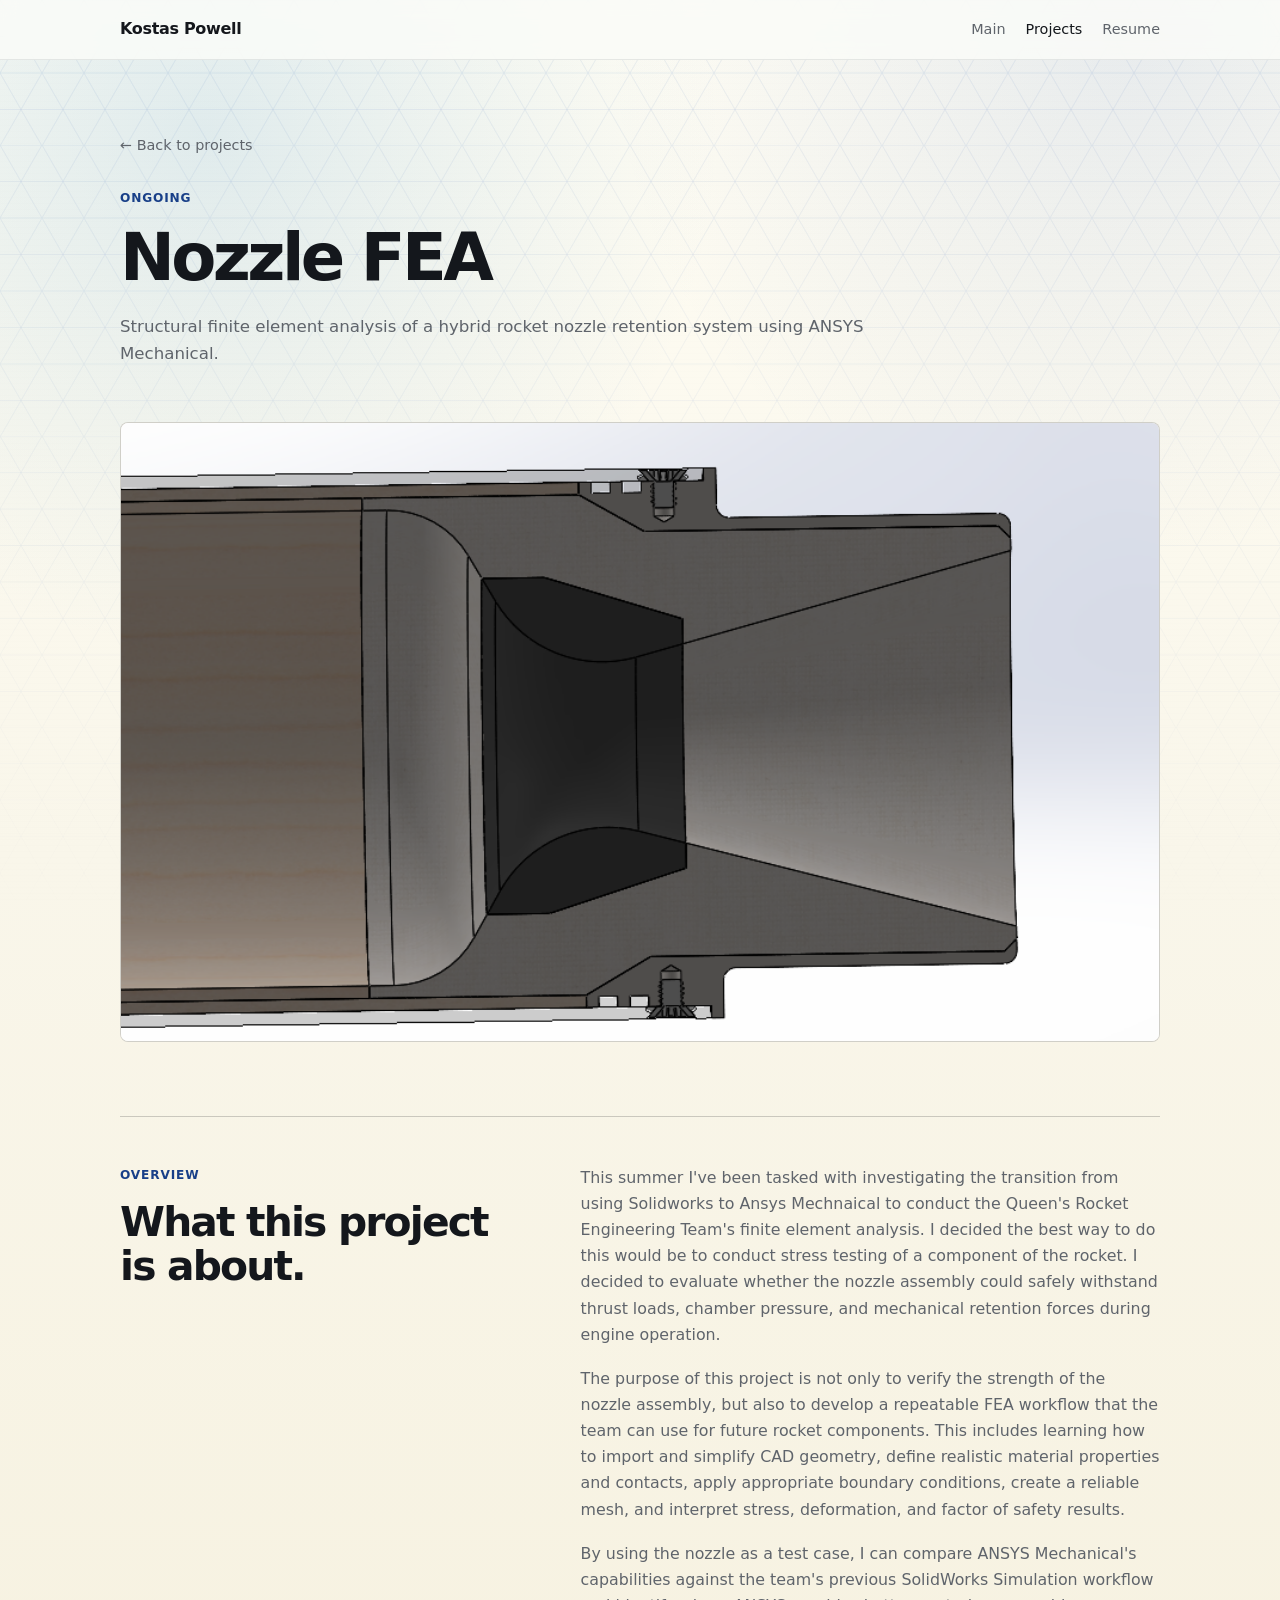
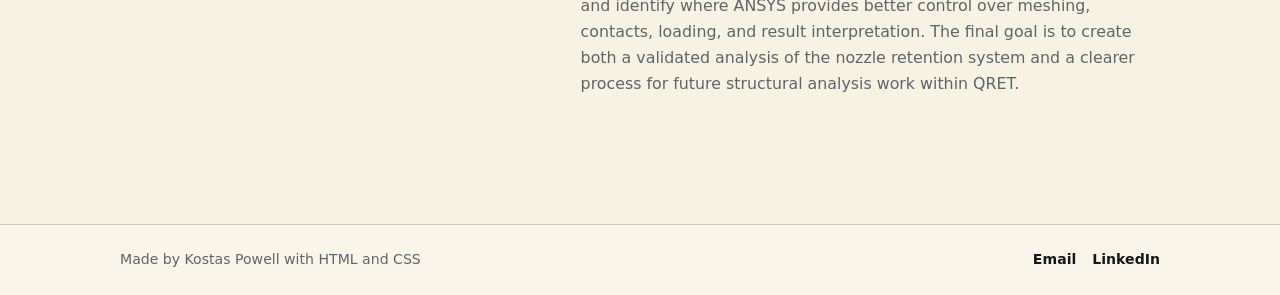
<file: projects/nozzleFEA.html>
<!DOCTYPE html>
<html lang="en">
<head>
  <meta charset="UTF-8" />
  <meta name="viewport" content="width=device-width, initial-scale=1.0" />

  <title>Kostas Powell | Nozzle FEA</title>

  <link rel="stylesheet" href="../project-detail.css" />
</head>

<body>
  <header class="topbar">
    <a class="name" href="../index.html">Kostas Powell</a>

    <nav>
      <a href="../index.html">Main</a>
      <a class="active" href="../projects.html">Projects</a>
      <a href="../assets/resume.pdf" target="_blank">Resume</a>
    </nav>
  </header>

  <main class="page">
    <section class="project-hero">
      <a class="back-link" href="../projects.html">← Back to projects</a>

      <p class="eyebrow">Ongoing</p>

      <h1>Nozzle FEA</h1>

      <p class="project-subtitle">
        Structural finite element analysis of a hybrid rocket nozzle retention system using ANSYS Mechanical.
      </p>

      
    </section>

    <section class="hero-image-section">
      <img src="../assets/nozzle.png" alt="Hybrid rocket engine nozzle.">
    </section>

    <section class="project-section two-column">
      <div>
        <p class="eyebrow">Overview</p>
        <h2>What this project is about.</h2>
      </div>

      <div class="section-copy">
        <p>
          This summer I've been tasked with investigating the transition from using Solidworks to Ansys Mechnaical to conduct the Queen's Rocket Engineering Team's finite element analysis. 
          I decided the best way to do this would be to conduct stress testing of a component of the rocket. I decided to evaluate whether the nozzle assembly could safely withstand thrust loads, 
          chamber pressure, and mechanical retention forces during engine operation.
        </p>

        <p>
          The purpose of this project is not only to verify the strength of the nozzle assembly, but also to develop
          a repeatable FEA workflow that the team can use for future rocket components. This includes learning how to
          import and simplify CAD geometry, define realistic material properties and contacts, apply appropriate boundary
          conditions, create a reliable mesh, and interpret stress, deformation, and factor of safety results.
        </p>

        <p>
            By using the nozzle as a test case, I can compare ANSYS Mechanical's capabilities against the team's previous
            SolidWorks Simulation workflow and identify where ANSYS provides better control over meshing, contacts, loading,
            and result interpretation. The final goal is to create both a validated analysis of the nozzle retention system
            and a clearer process for future structural analysis work within QRET.
        </p>
      </div>
    </section>


    
  </main>

  <footer class="bottom-contact">
    <div class="bottom-contact-inner">
      <p>Made by Kostas Powell with HTML and CSS</p>

      <div class="bottom-links">
        <a href="mailto:powell.kostas@gmail.com">Email</a>
        <a href="https://www.linkedin.com/in/kostas-powell-b218aa330" target="_blank" rel="noreferrer">LinkedIn</a>
      </div>
    </div>
  </footer>
</body>
</html>
</file>
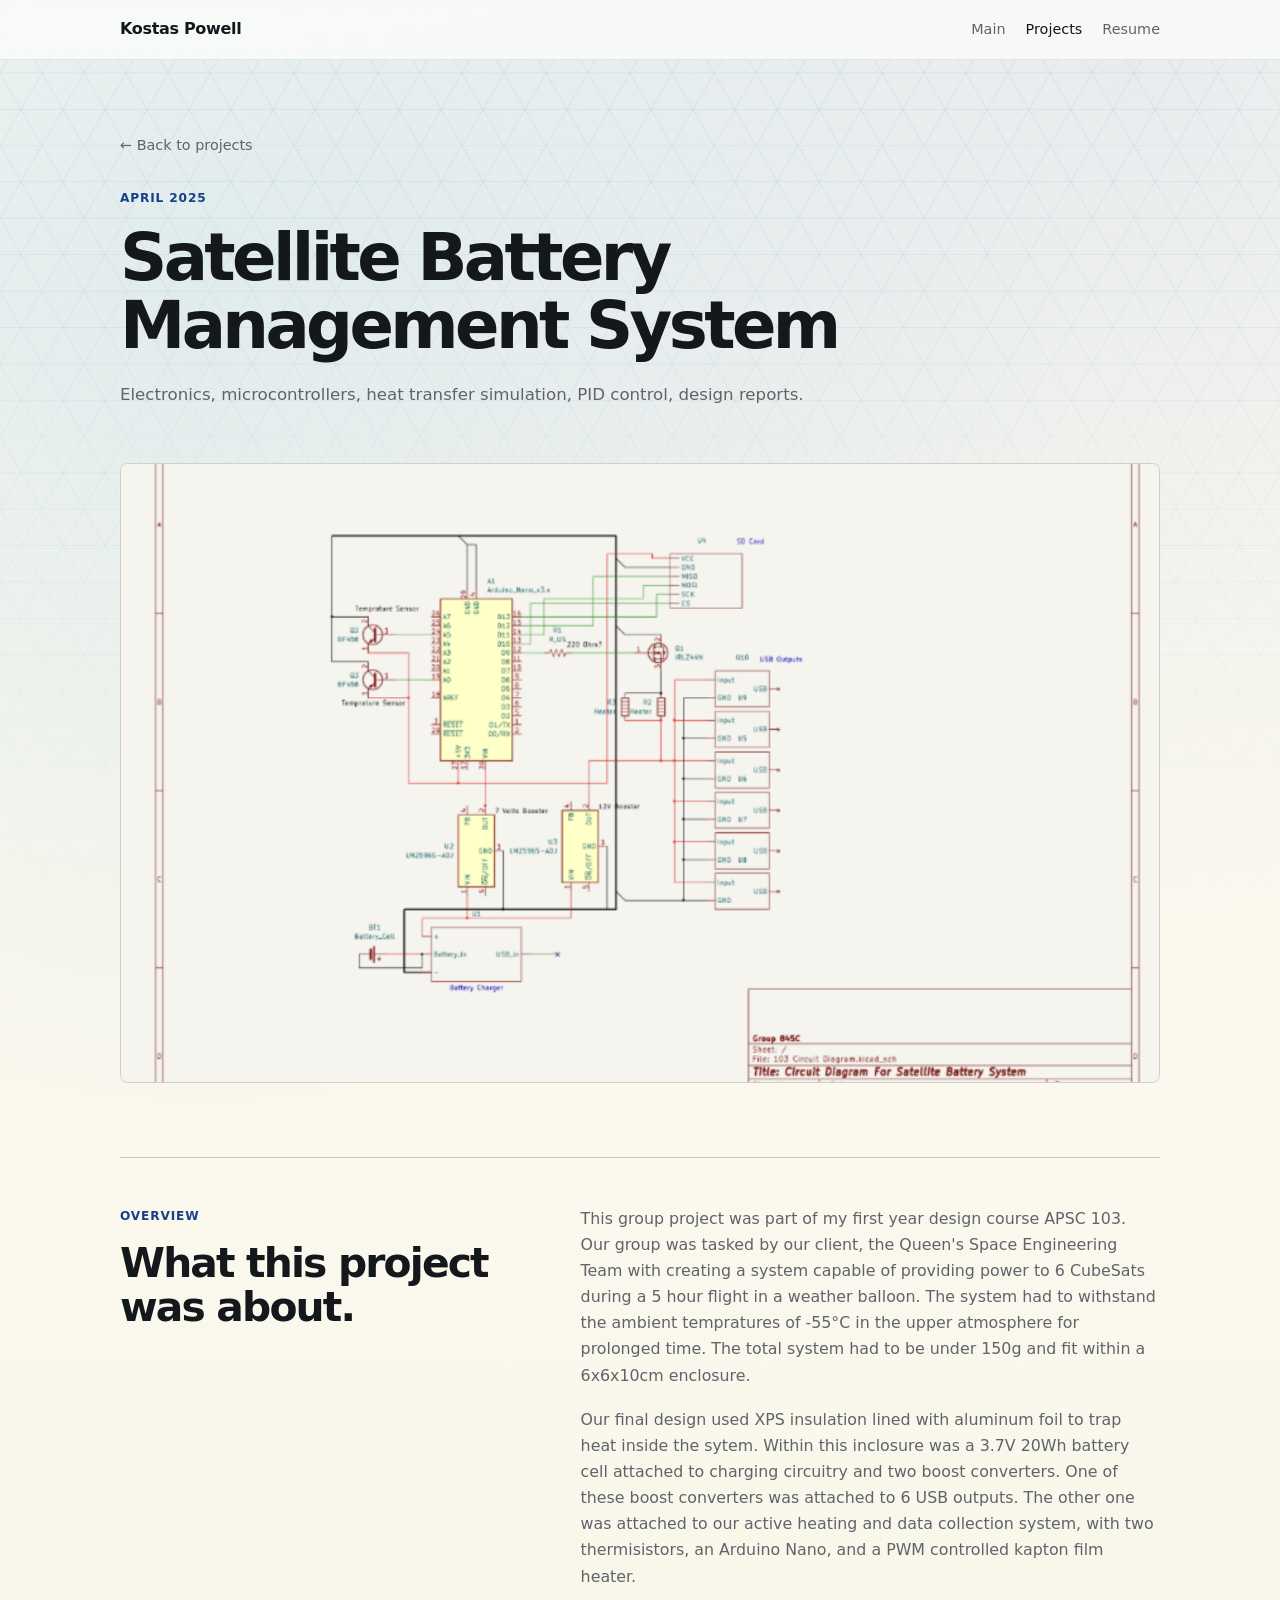
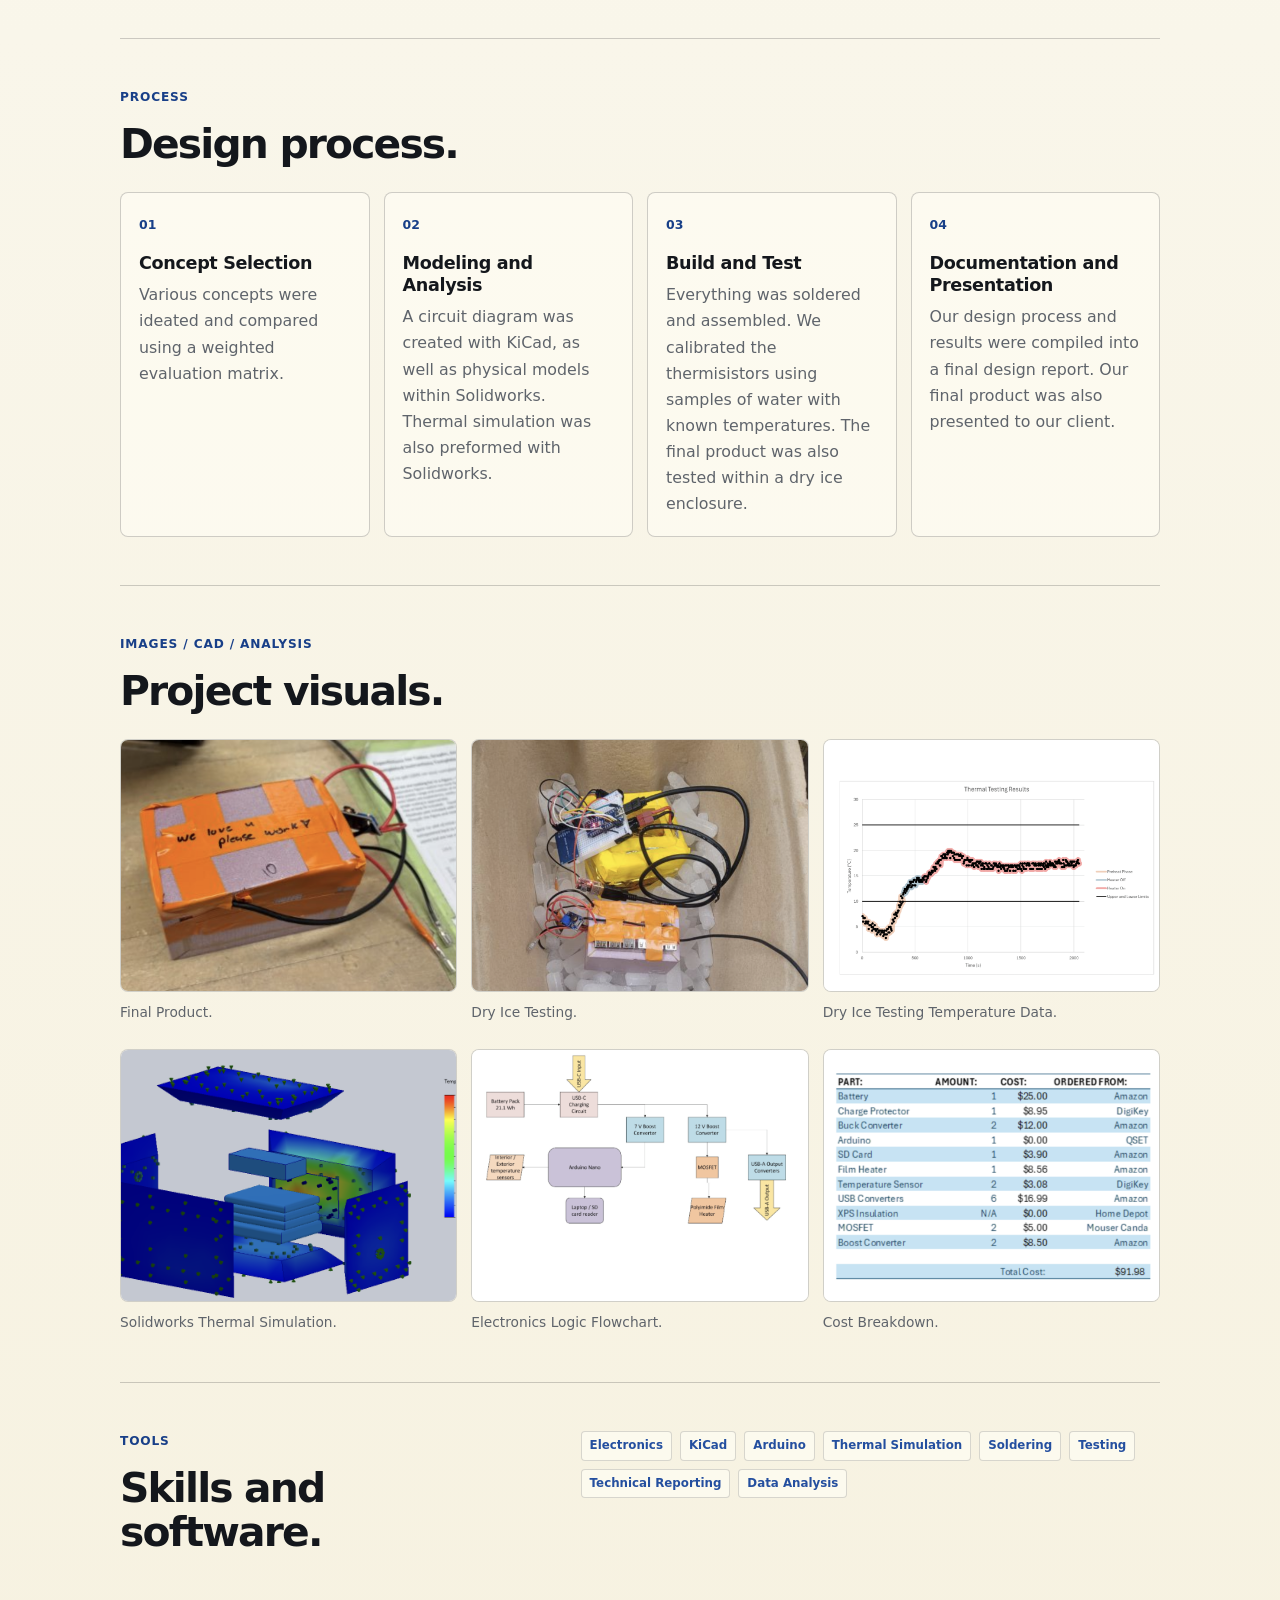
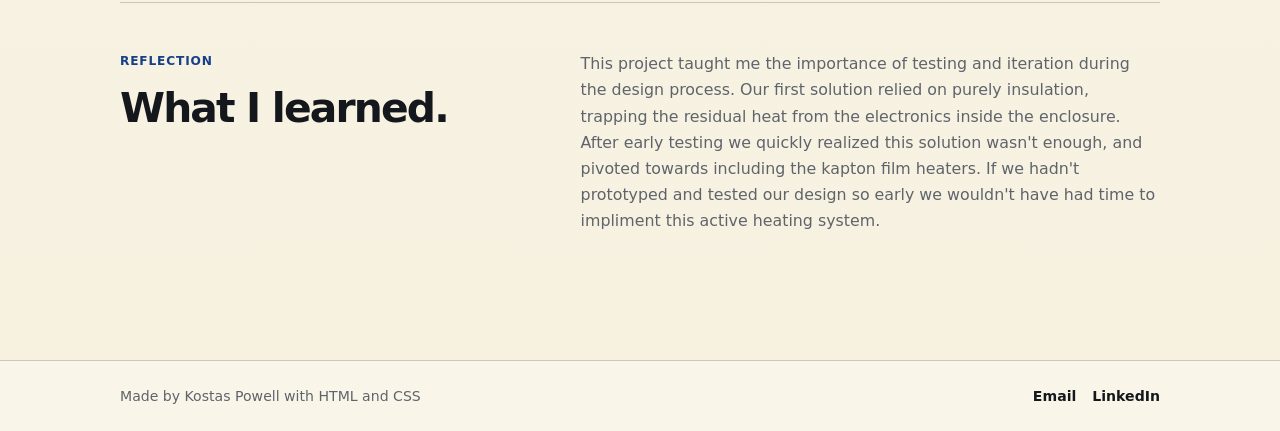
<file: projects/satellite-bms.html>
<!DOCTYPE html>
<html lang="en">
<head>
  <meta charset="UTF-8" />
  <meta name="viewport" content="width=device-width, initial-scale=1.0" />

  <title>Kostas Powell | Satellite Battery Management System</title>

  <link rel="stylesheet" href="../project-detail.css" />
</head>

<body>
  <header class="topbar">
    <a class="name" href="../index.html">Kostas Powell</a>

    <nav>
      <a href="../index.html">Main</a>
      <a class="active" href="../projects.html">Projects</a>
      <a href="../assets/resume.pdf" target="_blank">Resume</a>
    </nav>
  </header>

  <main class="page">
    <section class="project-hero">
      <a class="back-link" href="../projects.html">← Back to projects</a>

      <p class="eyebrow">April 2025</p>

      <h1>Satellite Battery Management System</h1>

      <p class="project-subtitle">
        Electronics, microcontrollers, heat transfer simulation, PID control, design reports.
      </p>

      
    </section>

    <section class="hero-image-section">
      <img src="../assets/103diagram.png" alt="Battery Management System Circuit Diagram">
    </section>

    <section class="project-section two-column">
      <div>
        <p class="eyebrow">Overview</p>
        <h2>What this project was about.</h2>
      </div>

      <div class="section-copy">
        <p>
          This group project was part of my first year design course APSC 103. Our group was tasked by our client,
          the Queen's Space Engineering Team with creating a system capable of providing power to 6 CubeSats during 
          a 5 hour flight in a weather balloon. The system had to withstand the ambient tempratures of -55°C in the upper
          atmosphere for prolonged time. The total system had to be under 150g and fit within a 6x6x10cm enclosure. 
        </p>

        <p>
          Our final design used XPS insulation lined with aluminum foil to trap heat inside the sytem. Within this inclosure was
          a 3.7V 20Wh battery cell attached to charging circuitry and two boost converters. One of these boost converters was 
          attached to 6 USB outputs. The other one was attached to our active heating and data collection system, with two thermisistors,
          an Arduino Nano, and a PWM controlled kapton film heater. 
        </p>
      </div>
    </section>

    <section class="project-section">
      <p class="eyebrow">Process</p>
      <h2>Design process.</h2>

      <div class="process-grid">
        <div class="process-step">
          <span>01</span>
          <h3>Concept Selection</h3>
          <p>Various concepts were ideated and compared using a weighted evaluation matrix.</p>
        </div>

        <div class="process-step">
          <span>02</span>
          <h3>Modeling and Analysis</h3>
          <p>A circuit diagram was created with KiCad, as well as physical models within Solidworks.
            Thermal simulation was also preformed with Solidworks.
          </p>
        </div>

        <div class="process-step">
          <span>03</span>
          <h3>Build and Test</h3>
          <p>Everything was soldered and assembled. We calibrated the thermisistors using samples of water with known temperatures. 
            The final product was also tested within a dry ice enclosure.</p>
        </div>

        <div class="process-step">
          <span>04</span>
          <h3>Documentation and Presentation</h3>
          <p>Our design process and results were compiled into a final design report. Our final product was also
            presented to our client. 
          </p>
        </div>


      </div>
    </section>



    <section class="project-section">
      <p class="eyebrow">Images / CAD / Analysis</p>
      <h2>Project visuals.</h2>

      <div class="image-grid">
        <figure>
          <img src="../assets/BMS.png"  alt="Final product">
          <figcaption>Final Product.</figcaption>
        </figure>

        <figure>
          <img src="../assets/DRYICE.png" alt="Dry Ice Testing.">
          <figcaption>Dry Ice Testing.</figcaption>
        </figure>

        <figure>
          <img src="../assets/BMExcel.png" alt="Dry Ice Testing Temperature Data.">
          <figcaption>Dry Ice Testing Temperature Data.</figcaption>
        </figure>
      </div>

      <div class="image-grid">
        <figure>
          <img src="../assets/ThermalSim.png"  alt="Solidworks Thermal Simulation">
          <figcaption>Solidworks Thermal Simulation.</figcaption>
        </figure>

        <figure>
          <img src="../assets/ElecFlow.png" alt="Electronics Logic Flowchart">
          <figcaption>Electronics Logic Flowchart.</figcaption>
        </figure>

        <figure>
          <img src="../assets/Cost.png" alt="Cost Breakdown">
          <figcaption>Cost Breakdown.</figcaption>
        </figure>
      </div>

    </section>

    


    <section class="project-section two-column">
      <div>
        <p class="eyebrow">Tools</p>
        <h2>Skills and software.</h2>
      </div>

      <div class="tags">
        <span>Electronics</span>
        <span>KiCad</span>
        <span>Arduino</span>
        <span>Thermal Simulation</span>
        <span>Soldering</span>
        <span>Testing</span>
        <span>Technical Reporting</span>
        <span>Data Analysis</span>
      </div>
    </section>

    <section class="project-section two-column">
      <div>
        <p class="eyebrow">Reflection</p>
        <h2>What I learned.</h2>
      </div>

      <div class="section-copy">
        <p>
          This project taught me the importance of testing and iteration during the design process. Our first solution relied on purely insulation, 
          trapping the residual heat from the electronics inside the enclosure. After early testing we quickly realized this solution wasn't enough,
          and pivoted towards including the kapton film heaters. If we hadn't prototyped and tested our design so early we wouldn't have had time to 
          impliment this active heating system. 
        </p>
      </div>
    </section>

    
  </main>

  <footer class="bottom-contact">
    <div class="bottom-contact-inner">
      <p>Made by Kostas Powell with HTML and CSS</p>

      <div class="bottom-links">
        <a href="mailto:powell.kostas@gmail.com">Email</a>
        <a href="https://www.linkedin.com/in/kostas-powell-b218aa330" target="_blank" rel="noreferrer">LinkedIn</a>
      </div>
    </div>
  </footer>
</body>
</html>
</file>
<file: style.css>
:root {
  --bg: #f9f6ea;
  --paper: #fffdf4;
  --text: #14171c;
  --muted: #5f646b;
  --accent: #2257b8;
  --accent-dark: #183f88;
  --line: rgba(20, 23, 28, 0.20);
  --line-soft: rgba(20, 23, 28, 0.10);
  --blueprint: rgba(34, 87, 184, 0.10);
  --max-width: 1040px;
  --radius: 8px;
}

/* reset */

* {
  box-sizing: border-box;
  margin: 0;
  padding: 0;
}

html {
  scroll-behavior: smooth;
}

body {
  min-height: 100vh;

  font-family: Inter, system-ui, -apple-system, BlinkMacSystemFont, "Segoe UI", sans-serif;
  color: var(--text);
  line-height: 1.65;

  background:
    radial-gradient(circle at 16% 7%, rgba(87, 160, 210, 0.18), transparent 25%),
    radial-gradient(circle at 88% 2%, rgba(34, 87, 184, 0.10), transparent 24%),
    linear-gradient(180deg, #fffdf4 0%, var(--bg) 45%, #f6f1df 100%);
}

/* graph-paper / blueprint grid */
body::before {
  content: "";
  position: fixed;
  inset: 0;
  z-index: -2;
  pointer-events: none;

  background-image:
    linear-gradient(var(--blueprint) 1px, transparent 1px),
    linear-gradient(90deg, var(--blueprint) 1px, transparent 1px),
    linear-gradient(rgba(34, 87, 184, 0.035) 2px, transparent 2px),
    linear-gradient(90deg, rgba(34, 87, 184, 0.035) 2px, transparent 2px);

  background-size:
    32px 32px,
    32px 32px,
    160px 160px,
    160px 160px;

  mask-image: linear-gradient(
    to bottom,
    rgba(0, 0, 0, 0.80),
    rgba(0, 0, 0, 0.08)
  );
}

/* very subtle paper texture */
body::after {
  content: "";
  position: fixed;
  inset: 0;
  z-index: -1;
  pointer-events: none;

  background-image:
    repeating-linear-gradient(
      0deg,
      rgba(20, 23, 28, 0.012) 0px,
      rgba(20, 23, 28, 0.012) 1px,
      transparent 1px,
      transparent 6px
    );

  opacity: 0.45;
}

a {
  color: inherit;
  text-decoration: none;
}

a:hover {
  text-decoration: underline;
  text-underline-offset: 4px;
}

img {
  display: block;
  max-width: 100%;
}

/* top navigation bar */

.topbar {
  position: sticky;
  top: 0;
  z-index: 10;

  min-height: 60px;
  width: 100%;

  display: flex;
  align-items: center;
  justify-content: space-between;

  padding: 0 max(20px, calc((100vw - var(--max-width)) / 2));

  background: rgba(251, 252, 248, 0.84);
  backdrop-filter: blur(10px);
  border-bottom: 1px solid rgba(24, 32, 51, 0.09);
}

.name {
  font-weight: 720;
  letter-spacing: -0.02em;
}

nav {
  display: flex;
  gap: 20px;
}

nav a {
  color: var(--muted);
  font-size: 0.9rem;
}

nav a:hover {
  color: var(--text);
}

/* page content */

.page {
  width: min(var(--max-width), calc(100% - 34px));
  margin: 0 auto;
}

.introduction {
  padding: 76px 0 66px;
}

.eyebrow,
.eyebrow2 {
  color: var(--accent-dark);
  font-size: 0.76rem;
  font-weight: 720;
  letter-spacing: 0.07em;
  text-transform: uppercase;
}

.eyebrow {
  margin-bottom: 15px;
}

.eyebrow2 {
  margin-bottom: 0;
}

h1 {
  max-width: 820px;
  font-size: clamp(2.25rem, 5.2vw, 4.1rem);
  line-height: 1.04;
  letter-spacing: -0.055em;
  font-weight: 740;
}

.intro {
  max-width: 820px;
  margin-top: 22px;
  color: var(--muted);
  font-size: 1.02rem;
}

/* highlighted projects */

.highlighted-projects {
  margin-top: 68px;
}

.section-title {
  margin-bottom: 22px;
}

.section-title h2 {
  max-width: 700px;
  font-size: clamp(1.65rem, 3.4vw, 2.55rem);
  line-height: 1.08;
  letter-spacing: -0.045em;
  font-weight: 720;
}

.slider-wrap {
  position: relative;
}

.project-slider {
  display: flex;
  gap: 14px;
  overflow-x: auto;
  scroll-snap-type: x mandatory;
  scroll-behavior: smooth;

  padding: 0;
  scrollbar-width: none;
}

.project-slider::-webkit-scrollbar {
  display: none;
}

.project-slide {
  position: relative;
  flex: 0 0 min(340px, 82vw);
  aspect-ratio: 1 / 1;
  scroll-snap-align: center;
  overflow: hidden;

  border-radius: var(--radius);
  border: 1px solid var(--line);
  background: var(--paper);

  transition: transform 0.12s ease, border-color 0.12s ease;
}

.project-slide:hover {
  transform: translateY(-2px);
  border-color: rgba(34, 87, 184, 0.38);
}

.project-slide img {
  width: 100%;
  height: 100%;
  object-fit: cover;
}

.project-slide::after {
  content: "";
  position: absolute;
  inset: 0;

  background:
    linear-gradient(
      to top,
      rgba(8, 11, 17, 0.72),
      rgba(8, 11, 17, 0.18),
      rgba(8, 11, 17, 0.02)
    );
}

.project-info {
  position: absolute;
  left: 15px;
  right: 15px;
  bottom: 14px;
  z-index: 2;

  color: white;
}

.project-info h3 {
  font-size: 1.05rem;
  line-height: 1.15;
  letter-spacing: -0.02em;
  margin-bottom: 5px;
}

.project-info p {
  font-size: 0.84rem;
  color: rgba(255, 255, 255, 0.78);
}

.slider-arrow {
  position: absolute;
  top: 50%;
  z-index: 4;
  transform: translateY(-50%);

  width: 35px;
  height: 35px;
  border-radius: 4px;

  display: flex;
  align-items: center;
  justify-content: center;

  background: rgba(255, 253, 244, 0.92);
  border: 1px solid var(--line);
  color: var(--text);

  padding-bottom: 4px;
  font-size: 1.4rem;
  line-height: 1;
  font-weight: 500;
}

.slider-arrow:hover {
  background: var(--paper);
  border-color: rgba(34, 87, 184, 0.38);
  text-decoration: none;
}

.slider-arrow.left {
  left: 10px;
}

.slider-arrow.right {
  right: 10px;
}

/* experience section */

.experience-section {
  margin-top: 78px;
  padding-bottom: 62px;
}

.experience-section h2 {
  max-width: 760px;
  font-size: clamp(1.65rem, 3.4vw, 2.55rem);
  line-height: 1.08;
  letter-spacing: -0.045em;
  font-weight: 720;
  margin-bottom: 28px;
}

.experience-list {
  display: grid;
  gap: 0;
}

.experience-item {
  display: grid;
  grid-template-columns: 132px 1fr;
  gap: 26px;

  padding: 22px 0;
  border-top: 1px solid var(--line);
}

.experience-item:last-child {
  border-bottom: 1px solid var(--line);
}

.experience-date {
  color: var(--muted);
  font-size: 0.86rem;
  font-weight: 620;
}

.experience-content h3 {
  font-size: 1.1rem;
  line-height: 1.25;
  letter-spacing: -0.02em;
  margin-bottom: 4px;
}

.experience-role {
  color: var(--accent-dark);
  font-weight: 650;
  margin-bottom: 8px;
}

.experience-description {
  max-width: 720px;
  color: var(--muted);
  font-size: 0.96rem;
}

.experience-tags {
  display: flex;
  flex-wrap: wrap;
  gap: 7px;
  margin-top: 13px;
}

.experience-tags span {
  border: 1px solid rgba(20, 23, 28, 0.16);
  background: rgba(255, 253, 244, 0.65);
  color: #244f9f;
  border-radius: 4px;
  padding: 4px 8px;

  font-size: 0.74rem;
  font-weight: 620;
}

/* merged QRET item */

.qret-role + .qret-role {
  margin-top: 18px;
  padding-top: 12px;
}

.sub-date {
  margin-top: 120px;
  color: var(--muted);
}

/* personal interests section */

.personal-section {
  margin-top: 78px;
  padding-bottom: 74px;
}

.personal-section h2 {
  max-width: 760px;
  font-size: clamp(1.65rem, 3.4vw, 2.55rem);
  line-height: 1.08;
  letter-spacing: -0.045em;
  font-weight: 720;
}

.personal-intro {
  max-width: 700px;
  margin-top: 17px;
  color: var(--muted);
  font-size: 0.99rem;
}

.personal-grid {
  display: grid;
  gap: 40px;
  margin-top: 36px;
}

.personal-feature {
  display: grid;
  grid-template-columns: 0.9fr 1.1fr;
  gap: 28px;
  align-items: center;

  padding-top: 30px;
  border-top: 1px solid var(--line);
}

.personal-feature.reverse {
  grid-template-columns: 1.1fr 0.9fr;
}

.personal-feature.reverse .personal-text {
  order: 2;
}

.personal-feature.reverse .personal-images {
  order: 1;
}

.personal-label {
  color: var(--accent-dark);
  font-size: 0.74rem;
  font-weight: 720;
  letter-spacing: 0.07em;
  text-transform: uppercase;
  margin-bottom: 9px;
}

.personal-text h3 {
  max-width: 540px;
  font-size: clamp(1.32rem, 2.8vw, 2rem);
  line-height: 1.12;
  letter-spacing: -0.04em;
  font-weight: 720;
  margin-bottom: 13px;
}

.personal-text p {
  color: var(--muted);
  max-width: 570px;
  font-size: 0.97rem;
}

.personal-images {
  display: grid;
  gap: 9px;
}

.personal-images img {
  width: 100%;
  height: 100%;
  object-fit: cover;
  object-position: top;

  border-radius: var(--radius);
  border: 1px solid var(--line);
  background: var(--paper);
}

/* image layouts */

.triathlon-images {
  grid-template-columns: 1.2fr 0.8fr;
  grid-template-rows: 170px 170px;
}

.triathlon-images img:first-child {
  grid-row: span 2;
}

.otis-images {
  grid-template-columns: 1fr 1fr;
  grid-template-rows: 260px;
}

.engsoc-images {
  grid-template-columns: 0.9fr 1.1fr;
  grid-template-rows: 240px;
}

/* if images fail to load, this keeps the layout from collapsing */

.personal-images img:not([src]),
.personal-images img[src=""] {
  min-height: 220px;
}

/* bottom contact bar */

.bottom-contact {
  margin-top: 78px;
  border-top: 1px solid var(--line);
  background: rgba(249, 246, 234, 0.84);
}

.bottom-contact-inner {
  width: min(var(--max-width), calc(100% - 34px));
  margin: 0 auto;

  min-height: 70px;

  display: flex;
  align-items: center;
  justify-content: space-between;
  gap: 20px;

  color: var(--muted);
  font-size: 0.88rem;
}

.bottom-links {
  display: flex;
  gap: 16px;
}

.bottom-links a {
  color: var(--text);
  font-weight: 620;
}

.bottom-links a:hover {
  color: var(--accent);
  text-decoration: underline;
  text-underline-offset: 4px;
}

/* mobile */

@media (max-width: 850px) {
  .personal-feature,
  .personal-feature.reverse {
    grid-template-columns: 1fr;
  }

  .personal-feature.reverse .personal-text,
  .personal-feature.reverse .personal-images {
    order: initial;
  }

  .triathlon-images {
    grid-template-columns: 1fr 1fr;
    grid-template-rows: 190px 190px;
  }

  .triathlon-images img:first-child {
    grid-column: span 2;
    grid-row: auto;
  }

  .otis-images,
  .engsoc-images {
    grid-template-columns: 1fr 1fr;
    grid-template-rows: 200px;
  }
}

@media (max-width: 700px) {
  .topbar {
    min-height: 64px;
    padding: 14px 17px;
    align-items: flex-start;
    flex-direction: column;
    gap: 8px;
  }

  nav {
    gap: 14px;
  }

  .introduction {
    padding: 64px 0;
  }

  h1 {
    font-size: clamp(2.1rem, 11.5vw, 3.55rem);
  }

  .highlighted-projects {
    margin-top: 56px;
  }

  .project-slider {
    gap: 13px;
    padding: 0;
  }

  .slider-arrow {
    width: 32px;
    height: 32px;
    font-size: 1.25rem;
  }

  .project-info {
    left: 13px;
    right: 13px;
    bottom: 13px;
  }

  .experience-section {
    margin-top: 66px;
  }

  .experience-item {
    grid-template-columns: 1fr;
    gap: 7px;
  }

  .sub-date {
    margin-top: 8px;
  }

  .qret-role + .qret-role {
    margin-top: 16px;
    padding-top: 4px;
  }
}

@media (max-width: 600px) {
  .page {
    width: min(100% - 28px, var(--max-width));
  }

  .personal-section {
    margin-top: 66px;
  }

  .personal-grid {
    gap: 32px;
  }

  .personal-feature {
    gap: 20px;
    padding-top: 26px;
  }

  .triathlon-images,
  .otis-images,
  .engsoc-images {
    grid-template-columns: 1fr;
    grid-template-rows: none;
  }

  .triathlon-images img,
  .otis-images img,
  .engsoc-images img {
    height: 230px;
  }

  .triathlon-images img:first-child {
    grid-column: auto;
  }
}

@media (max-width: 650px) {
  .bottom-contact-inner {
    min-height: 86px;
    padding: 17px 0;
    flex-direction: column;
    align-items: flex-start;
    justify-content: center;
  }

  .bottom-links {
    gap: 14px;
  }
}
</file>
<file: projects.css>
:root {
  --bg: #f9f6ea;
  --paper: #fffdf4;
  --text: #14171c;
  --muted: #5f646b;
  --accent: #2257b8;
  --accent-dark: #183f88;
  --line: rgba(20, 23, 28, 0.20);
  --line-soft: rgba(20, 23, 28, 0.10);
  --blueprint: rgba(34, 87, 184, 0.10);
  --max-width: 1040px;
  --radius: 8px;
}

/* reset */

* {
  box-sizing: border-box;
  margin: 0;
  padding: 0;
}

html {
  scroll-behavior: smooth;
}

body {
  min-height: 100vh;

  font-family: Inter, system-ui, -apple-system, BlinkMacSystemFont, "Segoe UI", sans-serif;
  color: var(--text);
  line-height: 1.65;

  background:
    radial-gradient(circle at 16% 7%, rgba(87, 160, 210, 0.18), transparent 25%),
    radial-gradient(circle at 88% 2%, rgba(34, 87, 184, 0.10), transparent 24%),
    linear-gradient(180deg, #fffdf4 0%, var(--bg) 45%, #f6f1df 100%);
}

/* graph-paper / blueprint grid */
body::before {
  content: "";
  position: fixed;
  inset: 0;
  z-index: -2;
  pointer-events: none;

  background-image: url("data:image/svg+xml,%3Csvg width='84' height='72.75' viewBox='0 0 84 72.75' xmlns='http://www.w3.org/2000/svg'%3E%3Cg fill='none' stroke='%232257b8' stroke-opacity='0.105' stroke-width='1'%3E%3Cpath d='M0 0 H84'/%3E%3Cpath d='M0 36.37 H84'/%3E%3Cpath d='M0 72.75 H84'/%3E%3Cpath d='M0 0 L42 72.75 L84 0'/%3E%3Cpath d='M-42 0 L0 72.75 L42 0 L84 72.75 L126 0'/%3E%3C/g%3E%3C/svg%3E");

  background-size: 84px 72.75px;
  background-repeat: repeat;
  opacity: 0.9;

  mask-image: linear-gradient(
    to bottom,
    rgba(0, 0, 0, 0.80),
    rgba(0, 0, 0, 0.08)
  );
}

/* very subtle paper texture */
body::after {
  content: "";
  position: fixed;
  inset: 0;
  z-index: -1;
  pointer-events: none;

  background-image:
    repeating-linear-gradient(
      0deg,
      rgba(20, 23, 28, 0.012) 0px,
      rgba(20, 23, 28, 0.012) 1px,
      transparent 1px,
      transparent 6px
    );

  opacity: 0.45;
}

a {
  color: inherit;
  text-decoration: none;
}

a:hover {
  text-decoration: underline;
  text-underline-offset: 4px;
}

img {
  display: block;
  max-width: 100%;
}

.topbar,
.page,
.bottom-contact {
  position: relative;
  z-index: 1;
}

/* top navigation bar */

.topbar {
  position: sticky;
  top: 0;
  z-index: 10;

  min-height: 60px;
  width: 100%;

  display: flex;
  align-items: center;
  justify-content: space-between;

  padding: 0 max(20px, calc((100vw - var(--max-width)) / 2));

  background: rgba(251, 252, 248, 0.84);
  backdrop-filter: blur(10px);
  border-bottom: 1px solid rgba(24, 32, 51, 0.09);
}

.name {
  font-weight: 720;
  letter-spacing: -0.02em;
}

nav {
  display: flex;
  gap: 20px;
}

nav a {
  color: var(--muted);
  font-size: 0.9rem;
}

nav a:hover,
nav a.active {
  color: var(--text);
}

/* page */

.page {
  width: min(var(--max-width), calc(100% - 34px));
  margin: 0 auto;
}

/* hero */

.projects-hero {
  padding: 76px 0 34px;
}

.eyebrow {
  color: var(--accent-dark);
  font-size: 0.76rem;
  font-weight: 720;
  letter-spacing: 0.07em;
  text-transform: uppercase;
  margin-bottom: 15px;
}

.projects-hero h1 {
  max-width: 820px;
  font-size: clamp(2.25rem, 5.2vw, 4.1rem);
  line-height: 1.04;
  letter-spacing: -0.055em;
  font-weight: 740;
}

.intro {
  max-width: 720px;
  margin-top: 22px;
  color: var(--muted);
  font-size: 1.02rem;
}

/* project rows */

.projects-list {
  display: grid;
  gap: 72px;
  padding: 48px 0 102px;
}

.project-row {
  display: grid;
  grid-template-columns: minmax(300px, 1.04fr) minmax(260px, 0.96fr);
  gap: 58px;
  align-items: center;
}

.project-row:nth-child(even) {
  grid-template-columns: minmax(260px, 0.96fr) minmax(300px, 1.04fr);
}

.project-row:nth-child(even) .project-image-wrap {
  order: 2;
}

.project-row:nth-child(even) .project-copy {
  order: 1;
}

.project-image-wrap {
  width: 100%;
}

.project-image-wrap img {
  width: 100%;
  aspect-ratio: 16 / 9;
  object-fit: cover;
  object-position: center;

  border-radius: var(--radius);
  border: 1px solid var(--line);
  background: var(--paper);

  transition:
    transform 0.12s ease,
    border-color 0.12s ease,
    filter 0.12s ease;
}

.project-row:hover .project-image-wrap img {
  transform: translateY(-2px);
  border-color: rgba(34, 87, 184, 0.38);
  filter: saturate(1.03);
}

.project-copy h2 {
  font-size: clamp(1.65rem, 3.4vw, 2.55rem);
  line-height: 1.08;
  letter-spacing: -0.045em;
  font-weight: 720;
  margin-bottom: 13px;
}

.project-copy h2 span {
  font-weight: 400;
  font-style: italic;
  color: rgba(20, 23, 28, 0.78);
  white-space: nowrap;
}

.project-copy p {
  max-width: 540px;
  color: var(--muted);
  font-size: 0.99rem;
  line-height: 1.65;
}

/* footer */

.bottom-contact {
  margin-top: 78px;
  border-top: 1px solid var(--line);
  background: rgba(249, 246, 234, 0.84);
}

.bottom-contact-inner {
  width: min(var(--max-width), calc(100% - 34px));
  margin: 0 auto;

  min-height: 70px;

  display: flex;
  align-items: center;
  justify-content: space-between;
  gap: 20px;

  color: var(--muted);
  font-size: 0.88rem;
}

.bottom-links {
  display: flex;
  gap: 16px;
}

.bottom-links a {
  color: var(--text);
  font-weight: 620;
}

.bottom-links a:hover {
  color: var(--accent);
  text-decoration: underline;
  text-underline-offset: 4px;
}

/* mobile */

@media (max-width: 900px) {
  .projects-list {
    gap: 50px;
    padding: 36px 0 86px;
  }

  .project-row,
  .project-row:nth-child(even) {
    grid-template-columns: 1fr;
    gap: 20px;
  }

  .project-row:nth-child(even) .project-image-wrap,
  .project-row:nth-child(even) .project-copy {
    order: initial;
  }

  .project-copy h2 {
    font-size: clamp(1.55rem, 7vw, 2.25rem);
  }

  .project-copy h2 span {
    display: block;
    margin-top: 4px;
    white-space: normal;
  }

  .projects-hero {
    padding: 70px 0 26px;
  }

  .projects-hero h1 {
    font-size: clamp(2.1rem, 11.5vw, 3.55rem);
  }
}

@media (max-width: 650px) {
  .topbar {
    min-height: 64px;
    padding: 14px 17px;
    align-items: flex-start;
    flex-direction: column;
    gap: 8px;
  }

  nav {
    gap: 14px;
  }

  .page {
    width: min(100% - 28px, var(--max-width));
  }

  .projects-list {
    gap: 44px;
  }

  .project-copy p {
    font-size: 0.96rem;
  }

  .bottom-contact-inner {
    min-height: 86px;
    padding: 17px 0;
    flex-direction: column;
    align-items: flex-start;
    justify-content: center;
  }

  .bottom-links {
    gap: 14px;
  }
}
</file>
<file: project-detail.css>
:root {
  --bg: #f9f6ea;
  --paper: #fffdf4;
  --text: #14171c;
  --muted: #5f646b;
  --accent: #2257b8;
  --accent-dark: #183f88;
  --line: rgba(20, 23, 28, 0.20);
  --line-soft: rgba(20, 23, 28, 0.10);
  --blueprint: rgba(34, 87, 184, 0.10);
  --max-width: 1040px;
  --radius: 8px;
}

/* reset */

* {
  box-sizing: border-box;
  margin: 0;
  padding: 0;
}

html {
  scroll-behavior: smooth;
}

body {
  min-height: 100vh;

  font-family: Inter, system-ui, -apple-system, BlinkMacSystemFont, "Segoe UI", sans-serif;
  color: var(--text);
  line-height: 1.65;

  background:
    radial-gradient(circle at 16% 7%, rgba(87, 160, 210, 0.18), transparent 25%),
    radial-gradient(circle at 88% 2%, rgba(34, 87, 184, 0.10), transparent 24%),
    linear-gradient(180deg, #fffdf4 0%, var(--bg) 45%, #f6f1df 100%);
}

/* triangular engineering-paper grid */
body::before {
  content: "";
  position: fixed;
  inset: 0;
  z-index: -2;
  pointer-events: none;

  background-image: url("data:image/svg+xml,%3Csvg width='84' height='72.75' viewBox='0 0 84 72.75' xmlns='http://www.w3.org/2000/svg'%3E%3Cg fill='none' stroke='%232257b8' stroke-opacity='0.105' stroke-width='1'%3E%3Cpath d='M0 0 H84'/%3E%3Cpath d='M0 36.37 H84'/%3E%3Cpath d='M0 72.75 H84'/%3E%3Cpath d='M0 0 L42 72.75 L84 0'/%3E%3Cpath d='M-42 0 L0 72.75 L42 0 L84 72.75 L126 0'/%3E%3C/g%3E%3C/svg%3E");

  background-size: 84px 72.75px;
  background-repeat: repeat;
  opacity: 0.9;

  mask-image: linear-gradient(
    to bottom,
    rgba(0, 0, 0, 0.80),
    rgba(0, 0, 0, 0.08)
  );
}

/* subtle paper texture */
body::after {
  content: "";
  position: fixed;
  inset: 0;
  z-index: -1;
  pointer-events: none;

  background-image:
    repeating-linear-gradient(
      0deg,
      rgba(20, 23, 28, 0.012) 0px,
      rgba(20, 23, 28, 0.012) 1px,
      transparent 1px,
      transparent 6px
    );

  opacity: 0.45;
}

a {
  color: inherit;
  text-decoration: none;
}

a:hover {
  text-decoration: underline;
  text-underline-offset: 4px;
}

img {
  display: block;
  max-width: 100%;
}

.topbar,
.page,
.bottom-contact {
  position: relative;
  z-index: 1;
}

/* top navigation bar */

.topbar {
  position: sticky;
  top: 0;
  z-index: 10;

  min-height: 60px;
  width: 100%;

  display: flex;
  align-items: center;
  justify-content: space-between;

  padding: 0 max(20px, calc((100vw - var(--max-width)) / 2));

  background: rgba(251, 252, 248, 0.84);
  backdrop-filter: blur(10px);
  border-bottom: 1px solid rgba(24, 32, 51, 0.09);
}

.name {
  font-weight: 720;
  letter-spacing: -0.02em;
}

nav {
  display: flex;
  gap: 20px;
}

nav a {
  color: var(--muted);
  font-size: 0.9rem;
}

nav a:hover,
nav a.active {
  color: var(--text);
}

/* page */

.page {
  width: min(var(--max-width), calc(100% - 34px));
  margin: 0 auto;
}

/* project hero */

.project-hero {
  padding: 72px 0 34px;
}

.back-link {
  display: inline-block;
  color: var(--muted);
  font-size: 0.9rem;
  margin-bottom: 30px;
}

.eyebrow {
  color: var(--accent-dark);
  font-size: 0.76rem;
  font-weight: 720;
  letter-spacing: 0.07em;
  text-transform: uppercase;
  margin-bottom: 15px;
}

.project-hero h1 {
  max-width: 850px;
  font-size: clamp(2.25rem, 5.2vw, 4.1rem);
  line-height: 1.04;
  letter-spacing: -0.055em;
  font-weight: 740;
}

.project-subtitle {
  max-width: 760px;
  margin-top: 22px;
  color: var(--muted);
  font-size: 1.04rem;
}

.project-meta {
  display: flex;
  flex-wrap: wrap;
  gap: 8px;
  margin-top: 24px;
}

.project-meta span,
.tags span {
  border: 1px solid rgba(20, 23, 28, 0.16);
  background: rgba(255, 253, 244, 0.65);
  color: #244f9f;
  border-radius: 4px;
  padding: 4px 8px;

  font-size: 0.74rem;
  font-weight: 620;
}

/* hero image */

.hero-image-section {
  margin: 20px 0 74px;
}

.hero-image-section img {
  width: 100%;
  max-height: 620px;
  object-fit: cover;
  object-position: center;

  border-radius: var(--radius);
  border: 1px solid var(--line);
  background: var(--paper);
}

/* general project sections */

.project-section {
  padding: 48px 0;
  border-top: 1px solid var(--line);
}

.project-section h2 {
  max-width: 760px;
  font-size: clamp(1.65rem, 3.4vw, 2.55rem);
  line-height: 1.08;
  letter-spacing: -0.045em;
  font-weight: 720;
}

.two-column {
  display: grid;
  grid-template-columns: 0.82fr 1.18fr;
  gap: 58px;
  align-items: start;
}

.section-copy {
  display: grid;
  gap: 18px;
}

.section-copy p,
.detail-item p,
.process-step p {
  color: var(--muted);
  font-size: 0.99rem;
  line-height: 1.65;
}

.section-copy p {
  max-width: 690px;
}

/* image grid */

.image-grid {
  display: grid;
  grid-template-columns: repeat(3, 1fr);
  gap: 14px;
  margin-top: 26px;
}

figure {
  display: grid;
  gap: 9px;
}

figure img,
figure video {
  width: 100%;
  aspect-ratio: 4 / 3;
  object-fit: cover;
  object-position: center;
  display: block;

  border-radius: var(--radius);
  border: 1px solid var(--line);
  background: var(--paper);
}

figcaption {
  color: var(--muted);
  font-size: 0.86rem;
}

/* detail list */

.detail-list {
  display: grid;
  gap: 22px;
}

.detail-item {
  padding-bottom: 22px;
  border-bottom: 1px solid var(--line-soft);
}

.detail-item:last-child {
  padding-bottom: 0;
  border-bottom: 0;
}

.detail-item h3,
.process-step h3 {
  font-size: 1.1rem;
  line-height: 1.25;
  letter-spacing: -0.02em;
  margin-bottom: 7px;
}

/* process */

.process-grid {
  display: grid;
  grid-template-columns: repeat(4, 1fr);
  gap: 14px;
  margin-top: 26px;
}

.process-step {
  padding: 18px;
  border: 1px solid var(--line);
  border-radius: var(--radius);
  background: rgba(255, 253, 244, 0.58);
}

.process-step span {
  display: inline-block;
  color: var(--accent-dark);
  font-size: 0.78rem;
  font-weight: 720;
  margin-bottom: 18px;
}

/* tags */

.tags {
  display: flex;
  flex-wrap: wrap;
  gap: 8px;
}

/* next projects */

.next-projects {
  padding: 40px 0 70px;
  border-top: 1px solid var(--line);

  display: flex;
  justify-content: space-between;
  gap: 20px;

  color: var(--text);
  font-weight: 620;
}

/* footer */

.bottom-contact {
  margin-top: 78px;
  border-top: 1px solid var(--line);
  background: rgba(249, 246, 234, 0.84);
}

.bottom-contact-inner {
  width: min(var(--max-width), calc(100% - 34px));
  margin: 0 auto;

  min-height: 70px;

  display: flex;
  align-items: center;
  justify-content: space-between;
  gap: 20px;

  color: var(--muted);
  font-size: 0.88rem;
}

.bottom-links {
  display: flex;
  gap: 16px;
}

.bottom-links a {
  color: var(--text);
  font-weight: 620;
}

.bottom-links a:hover {
  color: var(--accent);
  text-decoration: underline;
  text-underline-offset: 4px;
}

/* mobile */

@media (max-width: 900px) {
  .project-hero {
    padding: 64px 0 30px;
  }

  .project-hero h1 {
    font-size: clamp(2.1rem, 11.5vw, 3.55rem);
  }

  .two-column {
    grid-template-columns: 1fr;
    gap: 22px;
  }

  .image-grid {
    grid-template-columns: 1fr;
  }

  .process-grid {
    grid-template-columns: 1fr 1fr;
  }

  .hero-image-section {
    margin-bottom: 58px;
  }
}

@media (max-width: 650px) {
  .topbar {
    min-height: 64px;
    padding: 14px 17px;
    align-items: flex-start;
    flex-direction: column;
    gap: 8px;
  }

  nav {
    gap: 14px;
  }

  .page {
    width: min(100% - 28px, var(--max-width));
  }

  .project-section {
    padding: 40px 0;
  }

  .process-grid {
    grid-template-columns: 1fr;
  }

  .next-projects {
    flex-direction: column;
  }

  .bottom-contact-inner {
    min-height: 86px;
    padding: 17px 0;
    flex-direction: column;
    align-items: flex-start;
    justify-content: center;
  }

  .bottom-links {
    gap: 14px;
  }
}
</file>
